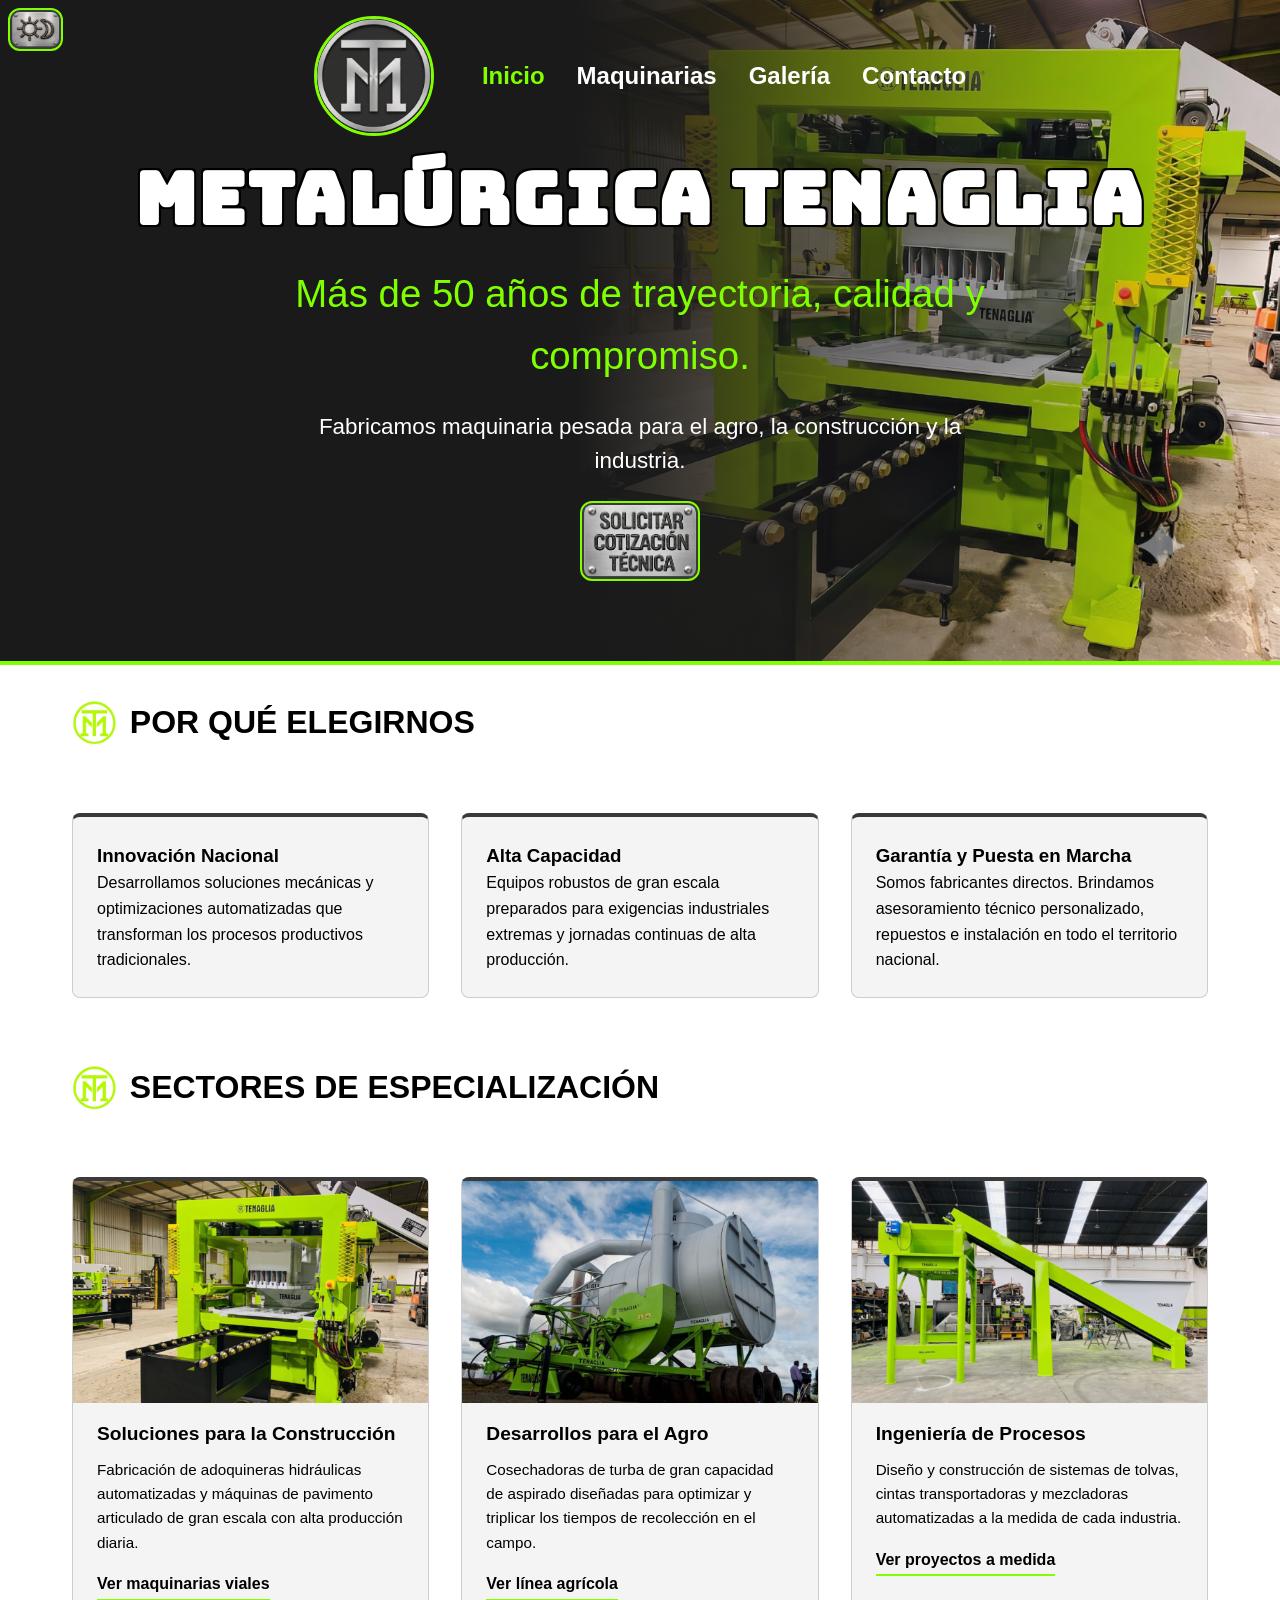
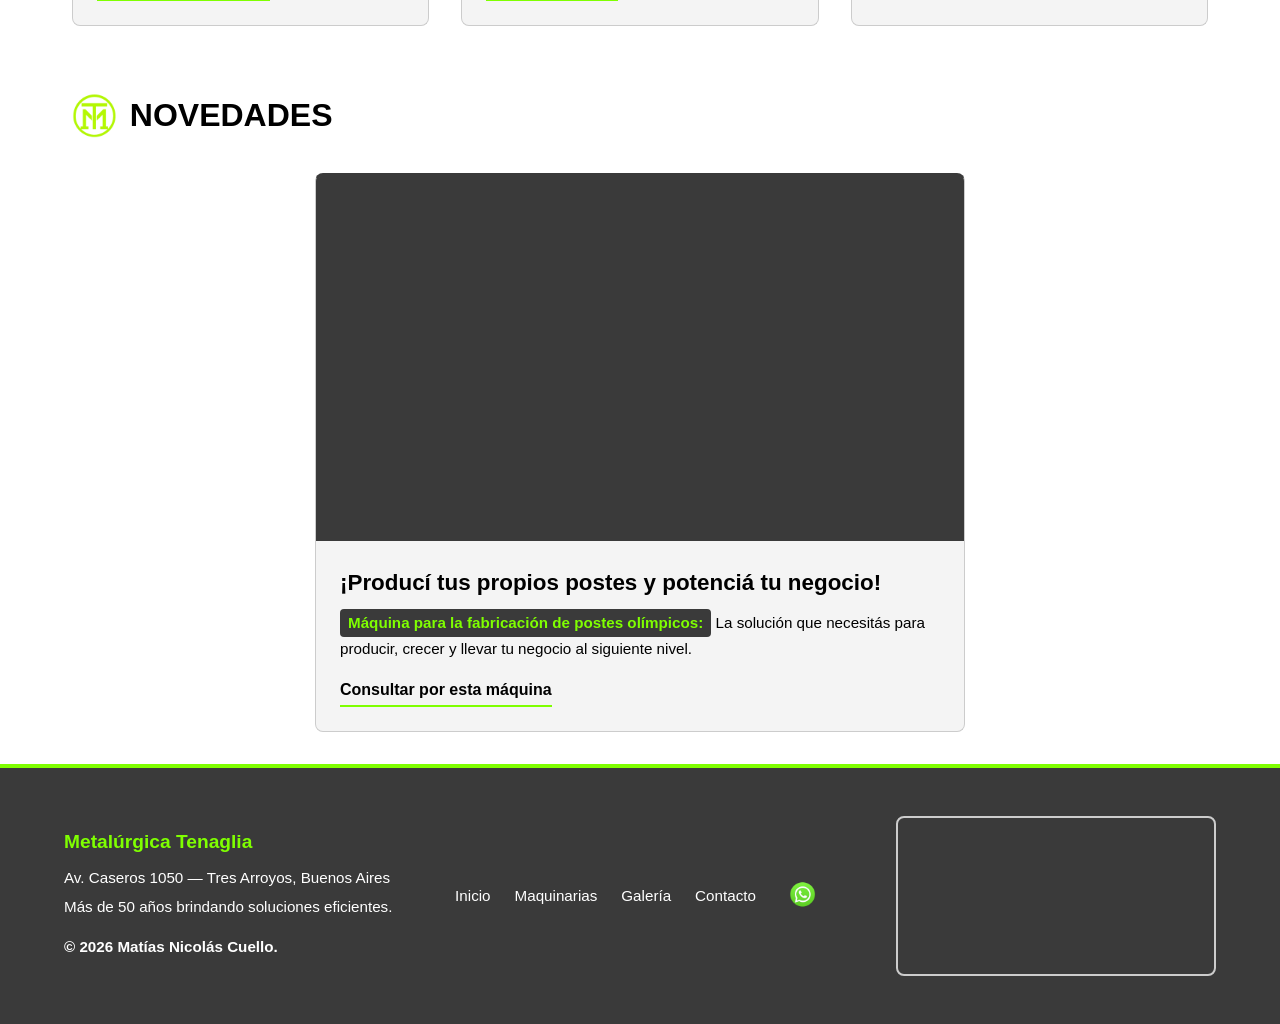
<file: index.html>
<!DOCTYPE html>
<html lang="es">
<head>

    <!-- Codificación que permite utilizar caracteres especiales -->
    <meta charset="utf-8">

    <!-- Configuración de visualización adaptable para dispositivos móviles -->
    <meta name="viewport" content="width=device-width, initial-scale=1.0">

    <!-- Título que aparece en la pestaña del navegador -->
    <title>Metalúrgica Tenaglia | Maquinaria Industrial y Pesada</title>

    <!-- Resumen del contenido que los buscadores mostrarán en sus resultados -->
    <meta name="description" content="Más de 50 años fabricando maquinarias eficientes para la construcción, el agro y la industria en Argentina. Fabricantes directos de adoquineras automáticas y cosechadoras.">

    <!-- Palabras clave relacionadas con la temática del sitio -->
    <meta name="keywords" content="Metalúrgica Tenaglia, Metalúrgica en tres arroyos, Maquinaria Industrial, Adoquineras Hidráulicas, Bloqueras, Cosechadoras de Turba, Maquinaria Pesada, Automatización Industrial, Agro, Construcción, Tres Arroyos, Argentina">

    <!-- Autor del documento -->
    <meta name="author" content="Matías Cuello">

    <!-- Indica a los rastreadores si deben indexar la página y seguir los enlaces -->
    <meta name="robots" content="index, follow">

    <!-- Importamos estilos de letra --> 
    <link rel="preconnect" href="https://fonts.googleapis.com">
    <link rel="preconnect" href="https://fonts.gstatic.com" crossorigin>
    <link href="https://fonts.googleapis.com/css2?family=Bungee&display=swap" rel="stylesheet">

    <!-- Vinculación de la hoja de estilos externa -->
    <link rel="stylesheet" href="css/estilos5.css">

    <!-- Logo en Google -->
    <link rel="icon" type="image/png" href="img/LogoVerdeFluor.png">

    <!-- Previsualizaciones en buscadores y redes sociales (WhatsApp, Facebook, LinkedIn) -->
    <meta property="og:title" content="Metalúrgica Tenaglia | Maquinaria Industrial y Pesada">
    <meta property="og:description" content="Más de 50 años fabricando maquinarias eficientes para la construcción, el agro y la industria en Argentina.">
    <meta property="og:image" content="https://metalurgicatenaglia.ar/img/LogoGrandeMTF.jpg">
    <meta property="og:url" content="https://metalurgicatenaglia.ar/">
    <meta property="og:type" content="website">

    <!-- Vinculación del archivo JavaScript encargado de la interacción del sitio -->
    <script src="js/script.js" defer></script>

</head>

<body class="layout-macro" id="inicio">

    <!-- Cabecera principal del sitio -->
    <header class="cabecera" id="cabecera-principal">

        <!-- Logotipo que permite regresar al inicio del sitio -->
        <a href="index.html#inicio" class="marca">
            <img src="img/LogoGrandeMTF.jpg" alt="Logo Metalúrgica Tenaglia" class="logo-img">
        </a>

        <!-- Menú principal de navegación -->
        <nav class="navegacion-principal" aria-label="Navegación principal">
            <ul>
                <li><a href="index.html#inicio" class="activo">Inicio</a></li>
                <li><a href="maquinarias.html">Maquinarias</a></li>
                <li><a href="galeria.html">Galería</a></li>
                <li><a href="contacto.html">Contacto</a></li>
            </ul>
        </nav>

        <!-- Botón destinado al cambio entre modo claro y oscuro -->
        <button class="boton-tema" onclick="cambiarTema()" title="Cambiar Día/Noche">
            <img src="img/boton1Os.png" alt="Modo Día/Noche">
        </button>

    </header>

    <!-- Banner principal de presentación de la empresa -->
    <section class="banner-hero" id="banner-principal">

        <!-- Nombre comercial de la empresa -->
        <h1 class="titulo-principal">METALÚRGICA TENAGLIA</h1>

        <!-- Mensaje destacado que resume la trayectoria de la empresa -->
        <h2 class="subtitulo-hero">Más de 50 años de trayectoria, calidad y compromiso.</h2>

        <!-- Descripción principal de la actividad de la empresa -->
        <p>Fabricamos maquinaria pesada para el agro, la construcción y la industria.</p>

        <!-- Botón que dispara la ventana modal -->
        <button id="btn-abrir-presupuesto" class="boton-metalico" aria-label="Solicitar Cotización Técnica">
            <img src="img/BSolOs.png" alt="Botón Solicitar Cotización">
        </button>

    </section>

    <!-- Contenido principal de la página -->
    <main class="contenido-home">

        <!-- Sección que presenta los principales pilares de la empresa -->
        <section class="propuesta-valor" aria-labelledby="titulo-propuesta">
            <header class="encabezado-grilla">
                <figure class="viñeta-logo">
                    <img src="img/LogoVerdeFluor.png" alt="Símbolo Tenaglia">
                </figure>
                <h2 class="titulo-seccion" id="titulo-propuesta">Por qué elegirnos</h2>
            </header>

            <article class="pilar-card" id="pilar-1">
                <h3>Innovación Nacional</h3>
                <p>Desarrollamos soluciones mecánicas y optimizaciones automatizadas que transforman los procesos productivos tradicionales.</p>
            </article>

            <article class="pilar-card" id="pilar-2">
                <h3>Alta Capacidad</h3>
                <p>Equipos robustos de gran escala preparados para exigencias industriales extremas y jornadas continuas de alta producción.</p>
            </article>

            <article class="pilar-card" id="pilar-3">
                <h3>Garantía y Puesta en Marcha</h3>
                <p>Somos fabricantes directos. Brindamos asesoramiento técnico personalizado, repuestos e instalación en todo el territorio nacional.</p>
            </article>
        </section>
        
        <!-- Sección que agrupa las principales áreas de especialización de la empresa -->
        <section class="sectores-industriales" aria-labelledby="titulo-sectores">
            <header class="encabezado-grilla">
                <figure class="viñeta-logo">
                    <img src="img/LogoVerdeFluor.png" alt="Símbolo Tenaglia">
                </figure>
                <h2 class="titulo-seccion" id="titulo-sectores">Sectores de Especialización</h2>
            </header>

            <article class="tarjeta-sector" id="sector-1">
                <figure>
                    <img src="img/Bloquera.jpg" alt="Línea de producción de bloqueras hidráulicas automatizadas Tenaglia" class="imagen-adaptable">
                </figure>
                <h3>Soluciones para la Construcción</h3>
                <p>Fabricación de adoquineras hidráulicas automatizadas y máquinas de pavimento articulado de gran escala con alta producción diaria.</p>
                <a href="maquinarias.html#construccion" class="enlace-tarjeta">Ver maquinarias viales</a>
            </article>

            <article class="tarjeta-sector" id="sector-2">
                <figure>
                    <img src="img/Cosechadora.jpg" alt="Cosechadora de turba autopropulsada de gran capacidad" class="imagen-adaptable">
                </figure>
                <h3>Desarrollos para el Agro</h3>
                <p>Cosechadoras de turba de gran capacidad de aspirado diseñadas para optimizar y triplicar los tiempos de recolección en el campo.</p>
                <a href="maquinarias.html#agro" class="enlace-tarjeta">Ver línea agrícola</a>
            </article>

            <article class="tarjeta-sector" id="sector-3">
                <figure>
                    <img src="img/Automatización.jpg" alt="Desgarradora de bolsas para planta de reciclado" class="imagen-adaptable">
                </figure>
                <h3>Ingeniería de Procesos</h3>
                <p>Diseño y construcción de sistemas de tolvas, cintas transportadoras y mezcladoras automatizadas a la medida de cada industria.</p>
                <a href="maquinarias.html#procesos" class="enlace-tarjeta">Ver proyectos a medida</a>
            </article>
        </section>

        <!-- Novedades / Video -->
        <section class="seccion-novedades" aria-labelledby="titulo-novedades">
            <header class="encabezado-grilla">
                <figure class="viñeta-logo">
                    <img src="img/LogoVerdeFluor.png" alt="Símbolo Tenaglia">
                </figure>
                <h2 class="titulo-seccion" id="titulo-novedades">Novedades</h2>
            </header>

            <article class="tarjeta-sector tarjeta-novedad">
                <figure class="contenedor-video">
                    <iframe 
                        src="https://www.youtube.com/embed/gDF_fdhZkAQ" 
                        title="Máquina para la fabricación de postes olímpicos" 
                        allow="accelerometer; autoplay; clipboard-write; encrypted-media; gyroscope; picture-in-picture" 
                        allowfullscreen>
                    </iframe>
                </figure>
                <h3>¡Producí tus propios postes y potenciá tu negocio!</h3>
                <p><span class="etiqueta-maquina">Máquina para la fabricación de postes olímpicos:</span> La solución que necesitás para producir, crecer y llevar tu negocio al siguiente nivel.</p>
                <a href="https://wa.me/5492983415875?text=Hola,%20quisiera%20consultar%20por%20la%20máquina%20de%20postes%20olímpicos." target="_blank" rel="noopener noreferrer" class="enlace-tarjeta">Consultar por esta máquina</a>
            </article>
        </section>

    </main>

    <!-- Pie de página del sitio (Con mapa integrado y sin etiquetas W3C) -->
    <footer class="pie-pagina" id="pie-principal">

        <!-- Columna 1: Información institucional -->
        <section class="info-empresa">
            <h3>Metalúrgica Tenaglia</h3>
            <p>Av. Caseros 1050 — Tres Arroyos, Buenos Aires</p>
            <p>Más de 50 años brindando soluciones eficientes.</p>
            <p class="firma-autor">&copy; 2026 Matías Nicolás Cuello.</p>
        </section>

        <!-- Columna 2: Navegación -->
        <nav class="navegacion-secundaria" aria-label="Navegación del pie de página">
            <ul>
                <li><a href="index.html#inicio">Inicio</a></li>
                <li><a href="maquinarias.html">Maquinarias</a></li>
                <li><a href="galeria.html">Galería</a></li>
                <li><a href="contacto.html">Contacto</a></li>
                <li>
                    <a href="https://wa.me/5492983415875" class="icono-wa-menu" target="_blank" rel="noopener noreferrer" title="Consultar por WhatsApp">
                        <img src="img/wsp-logo2.png" alt="WhatsApp">
                    </a>
                </li>
            </ul>
        </nav>

        <!-- Columna 3: Mapa -->
        <section class="mapa-footer" aria-label="Ubicación en el mapa">
            <iframe 
                src="https://maps.google.com/maps?q=-38.376783, -60.295919&t=&z=17&ie=UTF8&iwloc=&output=embed" 
                style="border:0;" 
                allowfullscreen="" 
                referrerpolicy="no-referrer-when-downgrade" 
                title="Ubicación de Metalúrgica Tenaglia">
            </iframe>
        </section>

    </footer>
    
    <!-- Ventana Emergente (Modal) de Opciones de Contacto -->
    <div id="modal-presupuesto" class="modal-pantalla">
        <div class="modal-tarjeta">
            <button id="btn-cerrar-presupuesto" class="modal-cerrar" aria-label="Cerrar ventana">&times;</button>
            
            <h3 class="modal-titulo">¿Cómo preferís comunicarte?</h3>
            <p class="modal-descripcion">Elegí la opción que mejor se adapte a tu necesidad:</p>
            
            <div class="modal-opciones">
                <!-- Opción 1: Contacto Rápido (Lleva al chat directo) -->
                <a href="https://wa.me/5492983415875?text=¡Hola!%20Me%20comunico%20para%20hacer%20una%20consulta." 
                   class="opcion-enlace whatsapp" 
                   target="_blank" 
                   rel="noopener noreferrer">
                    <span>Contacto Rápido (Chat Directo)</span>
                </a>
                
                <!-- Opción 2: Formulario Detallado -->
                <a href="contacto.html" class="opcion-enlace wsp">
                    <span>Cotización Detallada (Formulario)</span>
                </a>
            </div>
        </div>
    </div>

    <script src="js/modal.js"></script>

</body>
</html>
</file>
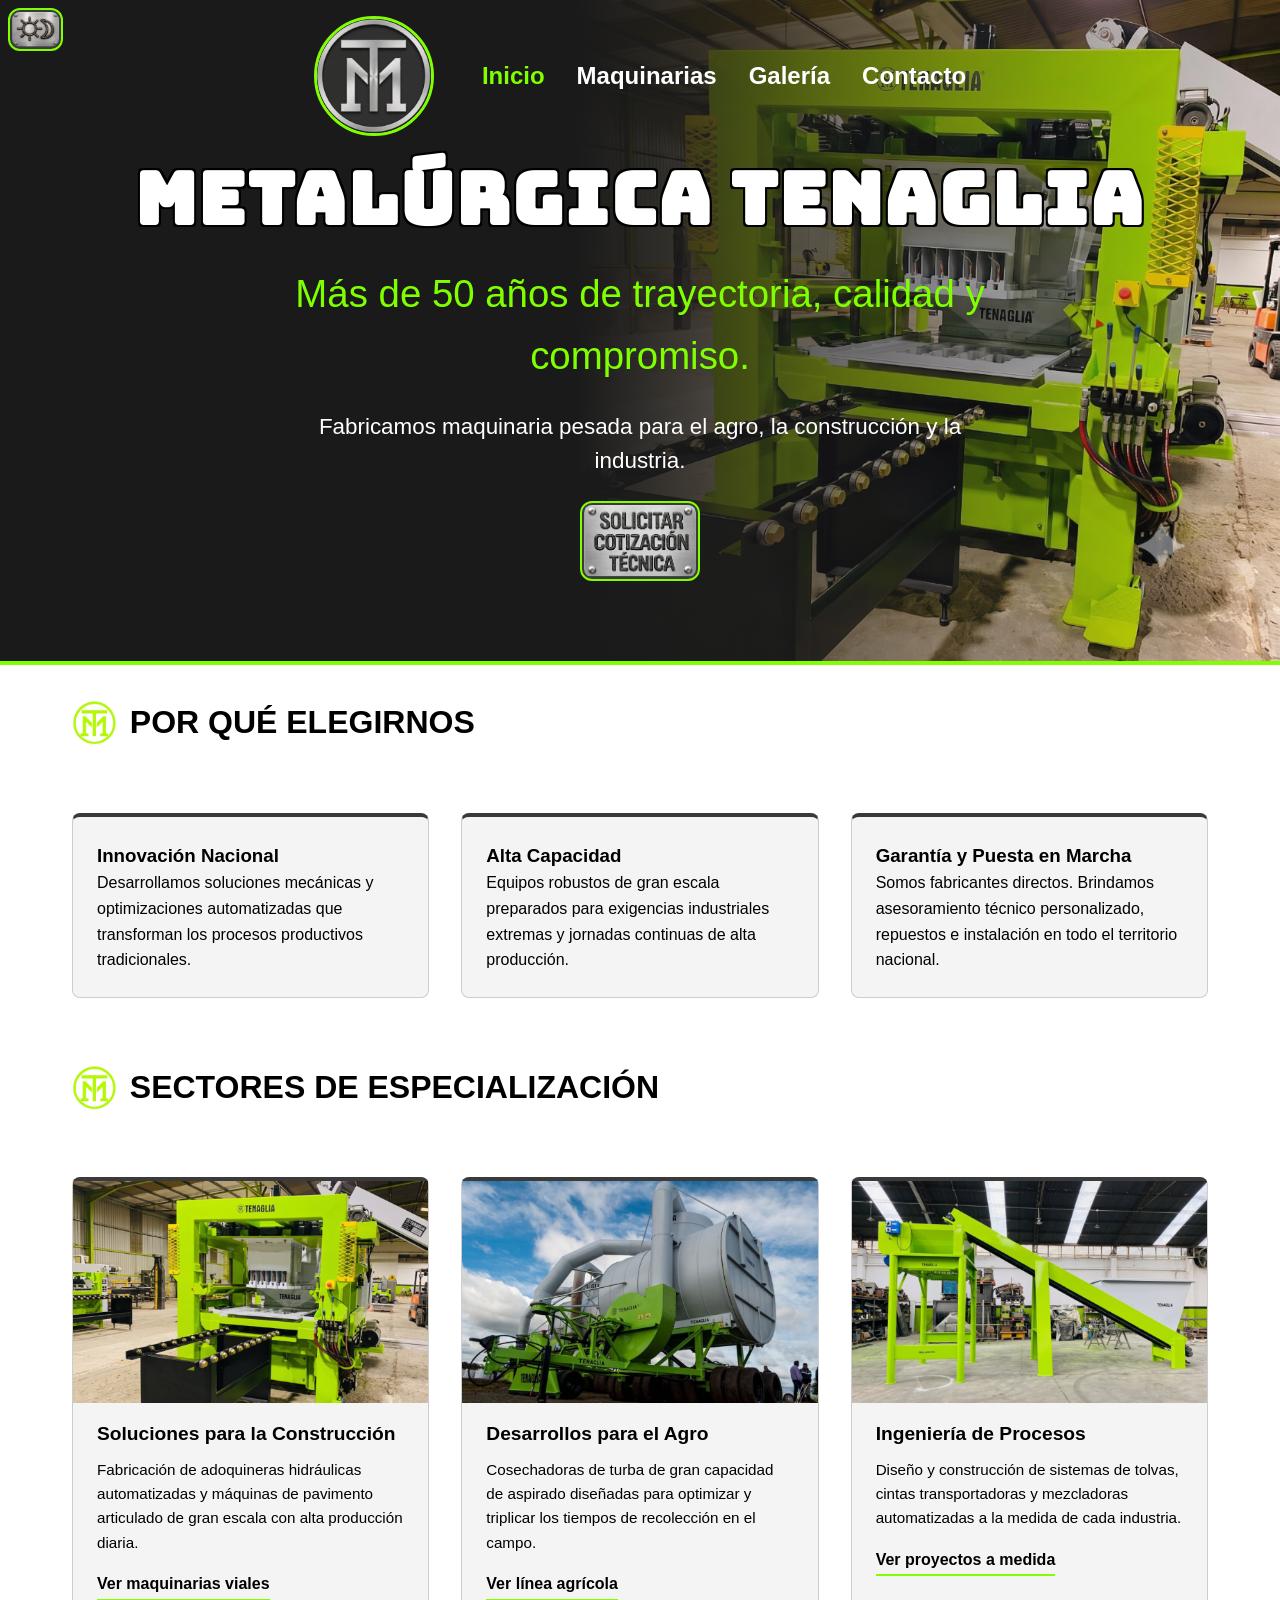
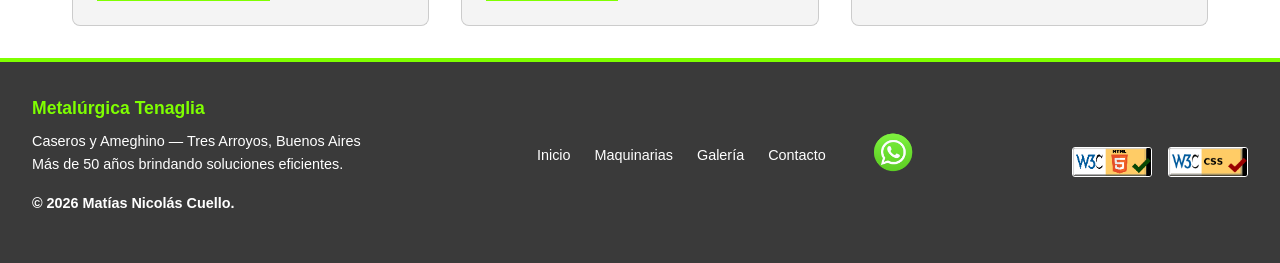
<file: V2/index.html>
<!DOCTYPE html>
<html lang="es">
<head>

    <!-- Codificación que permite utilizar caracteres especiales -->
    <meta charset="utf-8">

    <!-- Configuración de visualización adaptable para dispositivos móviles -->
    <meta name="viewport" content="width=device-width, initial-scale=1.0">

    <!-- Título que aparece en la pestaña del navegador -->
    <title>Metalúrgica Tenaglia | Maquinaria Industrial y Pesada</title>

    <!-- Resumen del contenido que los buscadores mostrarán en sus resultados -->
    <meta name="description" content="Más de 50 años fabricando maquinarias eficientes para la construcción, el agro y la industria en Argentina. Fabricantes directos de adoquineras automáticas y cosechadoras.">

    <!-- Palabras clave relacionadas con la temática del sitio -->
    <meta name="keywords" content="Metalúrgica Tenaglia, Maquinaria Industrial, Adoquineras Hidráulicas, Bloqueras, Cosechadoras de Turba, Maquinaria Pesada, Automatización Industrial, Agro, Construcción, Tres Arroyos, Argentina">

    <!-- Autor del documento -->
    <meta name="author" content="Matías Cuello">

    <!-- Indica a los rastreadores si deben indexar la página y seguir los enlaces -->
    <meta name="robots" content="index, follow">

    <!-- Importamos estilos de letra --> 
    <link rel="preconnect" href="https://fonts.googleapis.com">
    <link rel="preconnect" href="https://fonts.gstatic.com" crossorigin>
    <link href="https://fonts.googleapis.com/css2?family=Bungee&display=swap" rel="stylesheet">

    <!-- Vinculación de la hoja de estilos externa -->
    <link rel="stylesheet" href="css/estilos5.css">

    <!-- Vinculación del archivo JavaScript encargado de la interacción del sitio -->
    <script src="js/script.js" defer></script>

</head>

<body class="layout-macro" id="inicio">

    <!-- Cabecera principal del sitio -->
    <header class="cabecera" id="cabecera-principal">

        <!-- Logotipo que permite regresar al inicio del sitio -->
        <a href="index.html#inicio" class="marca">
            <img src="img/LogoGrandeMTF.jpg" alt="Logo Metalúrgica Tenaglia" class="logo-img">
        </a>

        <!-- Menú principal de navegación -->
        <nav class="navegacion-principal" aria-label="Navegación principal">

            <!-- Lista de accesos a las principales secciones del sitio -->
            <ul>
                <li><a href="index.html#inicio" class="activo">Inicio</a></li>
                <li><a href="maquinarias.html">Maquinarias</a></li>
                <li><a href="galeria.html">Galería</a></li>
                <li><a href="contacto.html">Contacto</a></li>
            </ul>

        </nav>

        <!-- Botón destinado al cambio entre modo claro y oscuro -->
        <button class="boton-tema" onclick="cambiarTema()" title="Cambiar Día/Noche">
            <img src="img/boton1Os.png" alt="Modo Día/Noche">
        </button>

    </header>

    <!-- Banner principal de presentación de la empresa -->
    <section class="banner-hero" id="banner-principal">

        <!-- Nombre comercial de la empresa -->
        <h1 class="titulo-principal">METALÚRGICA TENAGLIA</h1>

        <!-- Mensaje destacado que resume la trayectoria de la empresa -->
        <h2 class="subtitulo-hero">Más de 50 años de trayectoria, calidad y compromiso.</h2>

        <!-- Descripción principal de la actividad de la empresa -->
        <p>Fabricamos maquinaria pesada para el agro, la construcción y la industria.</p>

        <!-- Botón que dispara la ventana modal -->
        <button id="btn-abrir-presupuesto" class="boton-metalico" aria-label="Solicitar Cotización Técnica">
            <img src="img/BSolOs.png" alt="Botón Solicitar Cotización">
        </button>

    </section>

    <!-- Contenido principal de la página -->
    <main class="contenido-home">

        <!-- Sección que presenta los principales pilares de la empresa -->
        <section class="propuesta-valor" aria-labelledby="titulo-propuesta">

            <!-- Encabezado de la sección con el logotipo institucional y el título -->
            <header class="encabezado-grilla">

                <!-- Isotipo decorativo de la empresa -->
                <figure class="viñeta-logo">
                    <img src="img/LogoVerdeFluor.png" alt="Símbolo Tenaglia">
                </figure>

                <!-- Título de la sección -->
                <h2 class="titulo-seccion" id="titulo-propuesta">Por qué elegirnos</h2>

            </header>

            <!-- Tarjeta correspondiente al primer pilar empresarial -->
            <article class="pilar-card" id="pilar-1">
                <h3>Innovación Nacional</h3>
                <p>Desarrollamos soluciones mecánicas y optimizaciones automatizadas que transforman los procesos productivos tradicionales.</p>
            </article>

            <!-- Tarjeta correspondiente al segundo pilar empresarial -->
            <article class="pilar-card" id="pilar-2">
                <h3>Alta Capacidad</h3>
                <p>Equipos robustos de gran escala preparados para exigencias industriales extremas y jornadas continuas de alta producción.</p>
            </article>

            <!-- Tarjeta correspondiente al tercer pilar empresarial -->
            <article class="pilar-card" id="pilar-3">
                <h3>Garantía y Puesta en Marcha</h3>
                <p>Somos fabricantes directos. Brindamos asesoramiento técnico personalizado, repuestos e instalación en todo el territorio nacional.</p>
            </article>

        </section>
        
        <!-- Sección que agrupa las principales áreas de especialización de la empresa -->
        <section class="sectores-industriales" aria-labelledby="titulo-sectores">

            <!-- Encabezado de la sección con el logotipo institucional y el título -->
            <header class="encabezado-grilla">

                <!-- Isotipo decorativo de la empresa -->
                <figure class="viñeta-logo">
                    <img src="img/LogoVerdeFluor.png" alt="Símbolo Tenaglia">
                </figure>

                <!-- Título de la sección -->
                <h2 class="titulo-seccion" id="titulo-sectores">Sectores de Especialización</h2>

            </header>

            <!-- Tarjeta correspondiente al sector de la construcción -->
            <article class="tarjeta-sector" id="sector-1">

                <!-- Imagen representativa de la maquinaria para la construcción -->
                <figure>
                    <img src="img/Bloquera.jpg" alt="Línea de producción de bloqueras hidráulicas automatizadas Tenaglia" class="imagen-adaptable">
                </figure>

                <h3>Soluciones para la Construcción</h3>
                <p>Fabricación de adoquineras hidráulicas automatizadas y máquinas de pavimento articulado de gran escala con alta producción diaria.</p>
                <a href="maquinarias.html#construccion" class="enlace-tarjeta">Ver maquinarias viales</a>
            </article>

            <!-- Tarjeta correspondiente al sector agropecuario -->
            <article class="tarjeta-sector" id="sector-2">

                <!-- Imagen representativa de maquinaria agrícola -->
                <figure>
                    <img src="img/Cosechadora.jpg" alt="Cosechadora de turba autopropulsada de gran capacidad" class="imagen-adaptable">
                </figure>

                <h3>Desarrollos para el Agro</h3>
                <p>Cosechadoras de turba de gran capacidad de aspirado diseñadas para optimizar y triplicar los tiempos de recolección en el campo.</p>
                <a href="maquinarias.html#agro" class="enlace-tarjeta">Ver línea agrícola</a>
            </article>

            <!-- Tarjeta correspondiente al sector de ingeniería de procesos -->
            <article class="tarjeta-sector" id="sector-3">

                <!-- Imagen representativa de un sistema automatizado para procesos industriales -->
                <figure>
                    <img src="img/Automatización.jpg" alt="Desgarradora de bolsas para planta de reciclado" class="imagen-adaptable">
                </figure>

                <h3>Ingeniería de Procesos</h3>
                <p>Diseño y construcción de sistemas de tolvas, cintas transportadoras y mezcladoras automatizadas a la medida de cada industria.</p>
                <a href="maquinarias.html#procesos" class="enlace-tarjeta">Ver proyectos a medida</a>
            </article>

        </section>

    </main>

    <!-- Pie de página del sitio -->
    <footer class="pie-pagina" id="pie-principal">

        <!-- Información institucional de la empresa -->
        <section class="info-empresa">
            <h3>Metalúrgica Tenaglia</h3>
            <p>Caseros y Ameghino — Tres Arroyos, Buenos Aires</p>
            <p>Más de 50 años brindando soluciones eficientes.</p>
            <p class="firma-autor">&copy; 2026 Matías Nicolás Cuello.</p>
        </section>

        <!-- Menú secundario de navegación -->
        <nav class="navegacion-secundaria" aria-label="Navegación del pie de página">

            <!-- Lista de accesos rápidos del pie de página -->
            <ul>
                <li><a href="index.html#inicio">Inicio</a></li>
                <li><a href="maquinarias.html">Maquinarias</a></li>
                <li><a href="galeria.html">Galería</a></li>
                <li><a href="contacto.html">Contacto</a></li>

                <!-- Ícono de WhatsApp alineado al menú -->
                <li>
                    <a href="https://wa.me/5492983415875" class="icono-wa-menu" target="_blank" rel="noopener noreferrer" title="Consultar por WhatsApp">
                        <img src="img/wsp-logo2.png" alt="WhatsApp">
                    </a>
                </li>

            </ul>

        </nav>

        <!-- Indicadores visuales de validación del código -->
        <div class="certificaciones-w3c">
            <img src="img/HTML5_Valido.jpg" alt="Certificación W3C HTML5 Válido" class="badge-w3c">
            <img src="img/CSS_Valido.jpg" alt="Certificación W3C CSS3 Válido" class="badge-w3c">
        </div>

    </footer>
    
    <!-- Ventana Emergente (Modal) de Opciones de Contacto -->
    <div id="modal-presupuesto" class="modal-pantalla">
        <div class="modal-tarjeta">
            <button id="btn-cerrar-presupuesto" class="modal-cerrar" aria-label="Cerrar ventana">&times;</button>
            
            <h3 class="modal-titulo">¿Cómo preferís comunicarte?</h3>
            <p class="modal-descripcion">Elegí la opción que mejor se adapte a tu necesidad:</p>
            
            <div class="modal-opciones">
                <!-- Opción 1: Contacto Rápido (Lleva al chat directo) -->
                <a href="https://wa.me/5492983415875?text=¡Hola!%20Me%20comunico%20para%20hacer%20una%20consulta." 
                   class="opcion-enlace whatsapp" 
                   target="_blank" 
                   rel="noopener noreferrer">
                    <span>Contacto Rápido (Chat Directo)</span>
                </a>
                
                <!-- Opción 2: Formulario Detallado -->
                <a href="contacto.html" class="opcion-enlace wsp">
                    <span>Cotización Detallada (Formulario)</span>
                </a>
            </div>
        </div>
    </div>

    <script src="js/modal.js"></script>

</body>
</html>
</file>
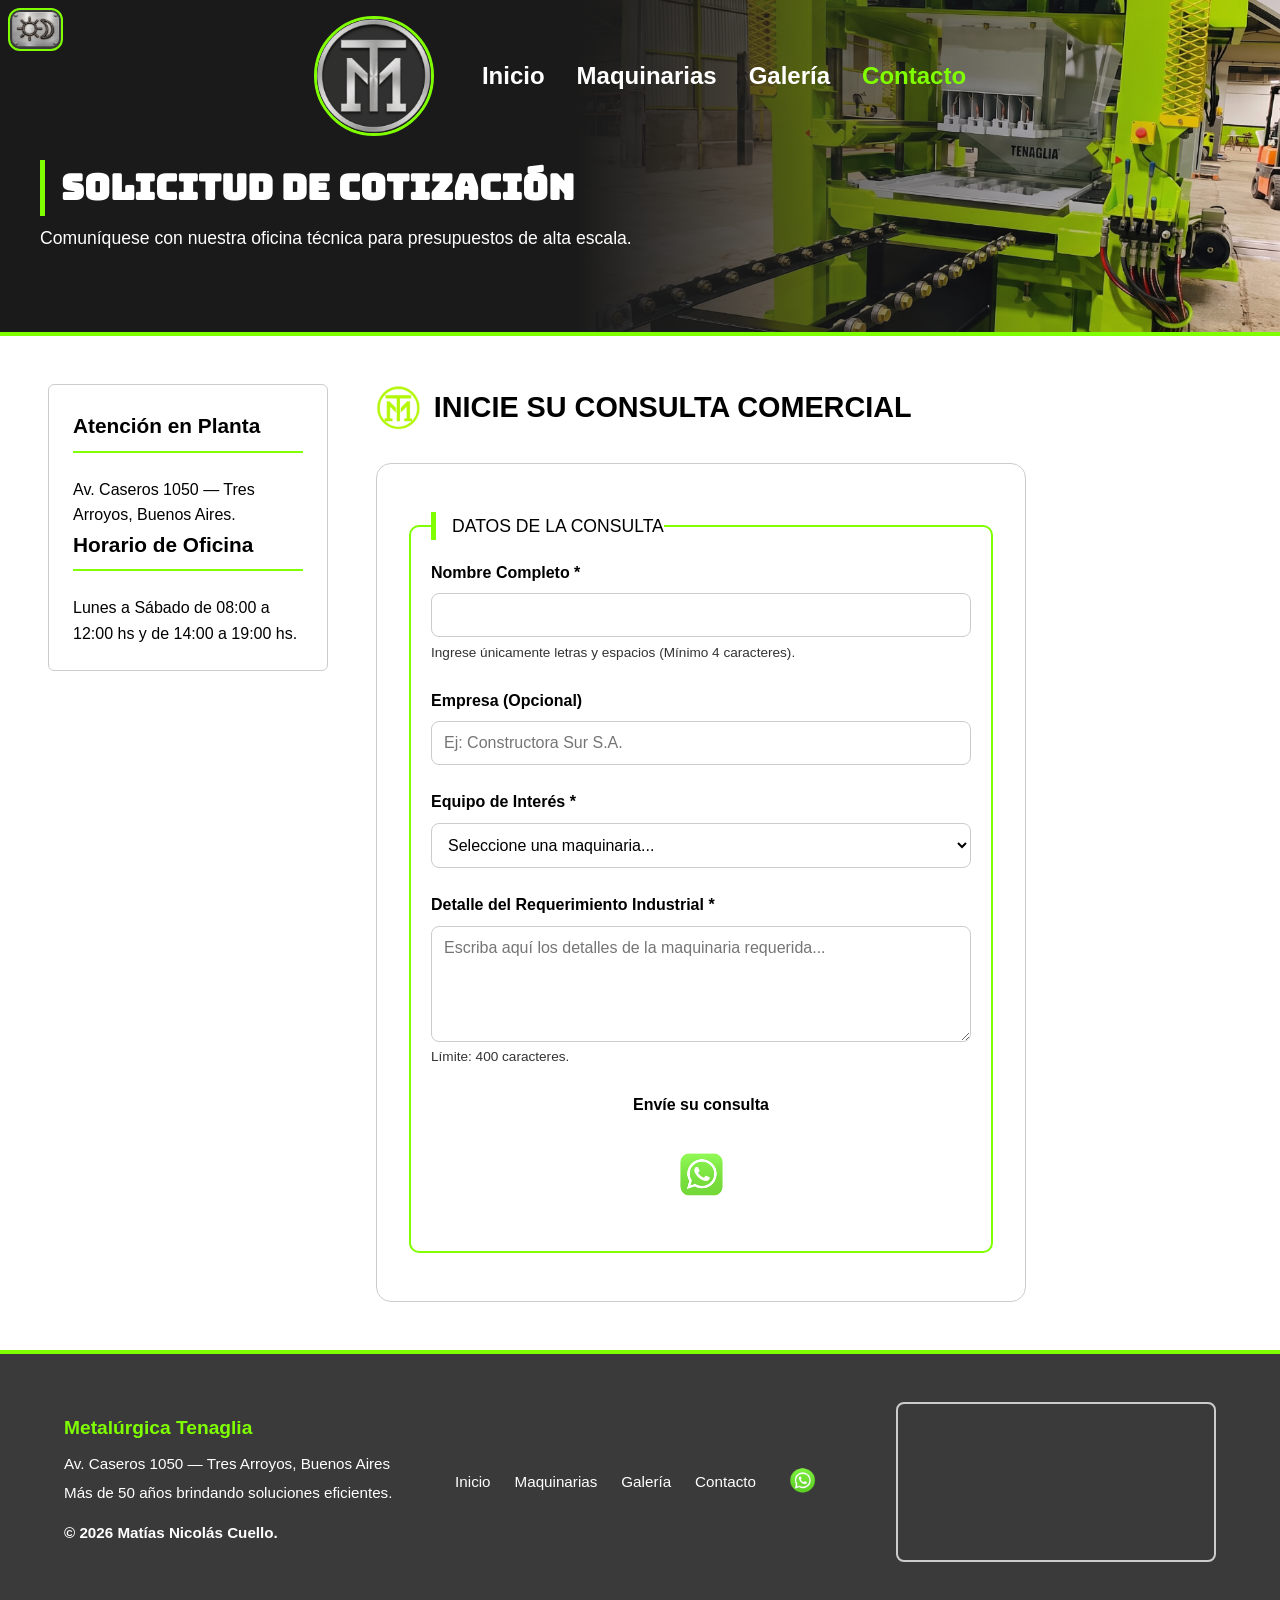
<file: contacto.html>
<!DOCTYPE html>
<html lang="es">
<head>

    <!-- Codificación de caracteres que permite utilizar caracteres especiales -->
    <meta charset="utf-8">

    <!-- Configuración de visualización adaptable para dispositivos móviles -->
    <meta name="viewport" content="width=device-width, initial-scale=1.0">

    <!-- Título que aparece en la pestaña del navegador -->
    <title>Contacto Técnico | Metalúrgica Tenaglia</title>

    <!-- Resumen del contenido que los buscadores mostrarán en sus resultados -->
    <meta name="description" content="Solicite su cotización técnica para bloqueras hidráulicas y maquinaria pesada a medida. Formulario accesible de atención directa.">

    <!-- Palabras clave relacionadas con la temática del sitio -->
    <meta name="keywords" content="Metalúrgica Tenaglia, Maquinaria Industrial, Adoquineras Hidráulicas, Bloqueras, Cosechadoras de Turba, Maquinaria Pesada, Automatización Industrial, Agro, Construcción, Tres Arroyos, Argentina">

    <!-- Autor del documento -->
    <meta name="author" content="Matías Cuello">

    <!-- Indica a los rastreadores si deben indexar la página y seguir los enlaces -->
    <meta name="robots" content="index, follow">

    <!-- Importamos estilos de letra --> 
    <link rel="preconnect" href="https://fonts.googleapis.com">
    <link rel="preconnect" href="https://fonts.gstatic.com" crossorigin>
    <link href="https://fonts.googleapis.com/css2?family=Bungee&display=swap" rel="stylesheet">

    <!-- Vinculación de la hoja de estilos externa -->
    <link rel="stylesheet" href="css/estilos5.css">
    
    <!-- Logo en Google -->
    <link rel="icon" type="image/png" href="img/LogoVerdeFluor.png">

    <!-- Previsualizaciones en buscadores y redes sociales (WhatsApp, Facebook, LinkedIn) -->
    <meta property="og:title" content="Contacto Técnico | Metalúrgica Tenaglia">
    <meta property="og:description" content="Solicite su cotización técnica para bloqueras hidráulicas y maquinaria pesada a medida.">
    <meta property="og:image" content="https://metalurgicatenaglia.ar/img/LogoGrandeMTF.jpg">
    <meta property="og:url" content="https://metalurgicatenaglia.ar/contacto.html">
    <meta property="og:type" content="website">

    <!-- Vinculación del archivo JavaScript encargado de la interacción del sitio -->
    <script src="js/script.js" defer></script>

</head>

<body id="inicio">

    <!-- Cabecera principal del sitio -->
    <header class="cabecera" id="cabecera-principal">

        <!-- Logotipo que permite regresar al inicio del sitio -->
        <a href="index.html#inicio" class="marca">
            <img src="img/LogoGrandeMTF.jpg" alt="Logo de Metalúrgica Tenaglia" class="logo-img">
        </a>

        <!-- Menú principal de navegación -->
        <nav class="navegacion-principal" aria-label="Navegación principal">

            <!-- Lista de accesos a las principales secciones del sitio -->
            <ul>
                <li><a href="index.html#inicio">Inicio</a></li>
                <li><a href="maquinarias.html">Maquinarias</a></li>
                <li><a href="galeria.html">Galería</a></li>
                <li><a href="contacto.html" class="activo">Contacto</a></li>
            </ul>

        </nav>

        <!-- Botón destinado al cambio entre modo claro y oscuro -->
        <button class="boton-tema" onclick="cambiarTema()" title="Cambiar Día/Noche">
            <img src="img/boton1Os.png" alt="Modo Día/Noche">
        </button>

    </header>

    <!-- Banner principal correspondiente a la página de contacto -->
    <section class="banner-hero" id="banner-principal" aria-labelledby="tit-contacto">

        <!-- Título principal de la página -->
        <h1 class="titulo-principal"  id="tit-contacto">SOLICITUD DE COTIZACIÓN</h1>

        <!-- Descripción introductoria de la sección -->
        <p>Comuníquese con nuestra oficina técnica para presupuestos de alta escala.</p>

    </section>

    <!-- Barra lateral con información institucional -->
    <aside class="lateral-info">

        <!-- Información correspondiente a la ubicación de la empresa -->
        <h2>Atención en Planta</h2>

        <!-- Dirección de la empresa -->
        <p>Av. Caseros 1050 — Tres Arroyos, Buenos Aires.</p>

        <!-- Información correspondiente al horario de atención -->
        <h2>Horario de Oficina</h2>

        <!-- Horario de atención al público -->
        <p>Lunes a Sábado de 08:00 a 12:00 hs y de 14:00 a 19:00 hs.</p>

    </aside>

    <!-- Contenedor principal que organiza la barra lateral y el formulario de contacto -->
    <main class="contenido-principal">
   
        

        <!-- Encabezado de la sección con el isotipo institucional y el título -->
        <header class="encabezado-grilla">

            <!-- Isotipo institucional de la empresa -->
            <figure class="viñeta-logo">
                <img src="img/LogoVerdeFluor.png" alt="Símbolo Tenaglia">
            </figure>

            <!-- Título principal del formulario -->
            <h2 class="titulo-formulario">Inicie su Consulta Comercial</h2>

        </header>

        <!-- Formulario destinado al envío de consultas técnicas vía WhatsApp -->
        <form id="formulario-whatsapp" class="formulario-industrial">

            <!-- Agrupación de los datos solicitados al usuario -->
            <fieldset>

                <!-- Título del grupo de campos -->
                <legend>Datos de la Consulta</legend>

                <!-- Campo destinado al ingreso del nombre completo -->
                <div class="campo-formulario">
                    <label for="wa-nombre">Nombre Completo *</label>
                    <input type="text" id="wa-nombre" name="nombre" required minlength="4" pattern="[A-Za-zÁÉÍÓÚáéíóúñÑ\s]+" aria-describedby="ayuda-nombre">
                    <span id="ayuda-nombre" class="ayuda-texto">Ingrese únicamente letras y espacios (Mínimo 4 caracteres).</span>
                </div>

                <!-- Campo destinado al ingreso de la empresa -->
                <div class="campo-formulario">
                    <label for="wa-empresa">Empresa (Opcional)</label>
                    <input type="text" id="wa-empresa" name="empresa" placeholder="Ej: Constructora Sur S.A.">
                </div>

                <!-- Campo destinado a la selección del equipo -->
                <div class="campo-formulario">
                    <label for="wa-interes">Equipo de Interés *</label>
                    <select id="wa-interes" name="interes" required>
                        <option value="" disabled selected>Seleccione una maquinaria...</option>
                        <option value="Adoquinera / Bloquera Hidráulica">Adoquinera / Bloquera Hidráulica</option>
                        <option value="Cosechadora de Turba">Cosechadora de Turba</option>
                        <option value="Sistemas de Tolvas y Cintas">Sistemas de Tolvas y Cintas</option>
                        <option value="Mezcladoras Automatizadas">Mezcladoras Automatizadas</option>
                        <option value="Moldeadora de Postes Olimpicos">Moldeadora de Postes Olímpicos</option>
                        <option value="Proyecto a Medida / Ingeniería">Proyecto a Medida / Ingeniería</option>
                        <option value="Otros">Otros</option>
                    </select>
                </div>

                <!-- Campo destinado al detalle del requerimiento industrial -->
                <div class="campo-formulario">
                    <label for="wa-mensaje">Detalle del Requerimiento Industrial *</label>
                    <textarea id="wa-mensaje" name="mensaje" rows="5" maxlength="400" required placeholder="Escriba aquí los detalles de la maquinaria requerida..."></textarea>
                    <span class="ayuda-texto">Límite: 400 caracteres.</span>
                </div>

                <!-- Campo correspondiente al envío del formulario -->
                <div class="campo-formulario campo-centrado">
                    <label>Envíe su consulta</label>
                    
                    <!-- Botón de imagen personalizado para WhatsApp -->
                    <button type="submit" class="boton-img-wa" aria-label="Enviar solicitud por WhatsApp" title="Enviar su consulta">
                        <img src="img/wsp-logo.png" alt="Botón enviar WhatsApp">
                    </button>
                </div>

            </fieldset>

        </form>

        

    </main>

    <!-- Pie de página del sitio -->
    <footer class="pie-pagina" id="pie-principal">

        <!-- Columna 1: Información institucional -->
        <section class="info-empresa">
            <h3>Metalúrgica Tenaglia</h3>
            <p>Av. Caseros 1050 — Tres Arroyos, Buenos Aires</p>
            <p>Más de 50 años brindando soluciones eficientes.</p>
            <p class="firma-autor">&copy; 2026 Matías Nicolás Cuello.</p>
        </section>

        <!-- Columna 2: Navegación -->
        <nav class="navegacion-secundaria" aria-label="Navegación del pie de página">
            <ul>
                <li><a href="index.html#inicio">Inicio</a></li>
                <li><a href="maquinarias.html">Maquinarias</a></li>
                <li><a href="galeria.html">Galería</a></li>
                <li><a href="contacto.html">Contacto</a></li>
                <li>
                    <a href="https://wa.me/5492983415875" class="icono-wa-menu" target="_blank" rel="noopener noreferrer" title="Consultar por WhatsApp">
                        <img src="img/wsp-logo2.png" alt="WhatsApp">
                    </a>
                </li>
            </ul>
        </nav>

        <!-- Columna 3: Mapa -->
        <section class="mapa-footer" aria-label="Ubicación en el mapa">
            <iframe 
                src="https://maps.google.com/maps?q=-38.376783, -60.295919&t=&z=17&ie=UTF8&iwloc=&output=embed" 
                style="border:0;" 
                allowfullscreen="" 
                referrerpolicy="no-referrer-when-downgrade" 
                title="Ubicación de Metalúrgica Tenaglia">
            </iframe>
        </section>

    </footer>

</body>
</html>
</file>
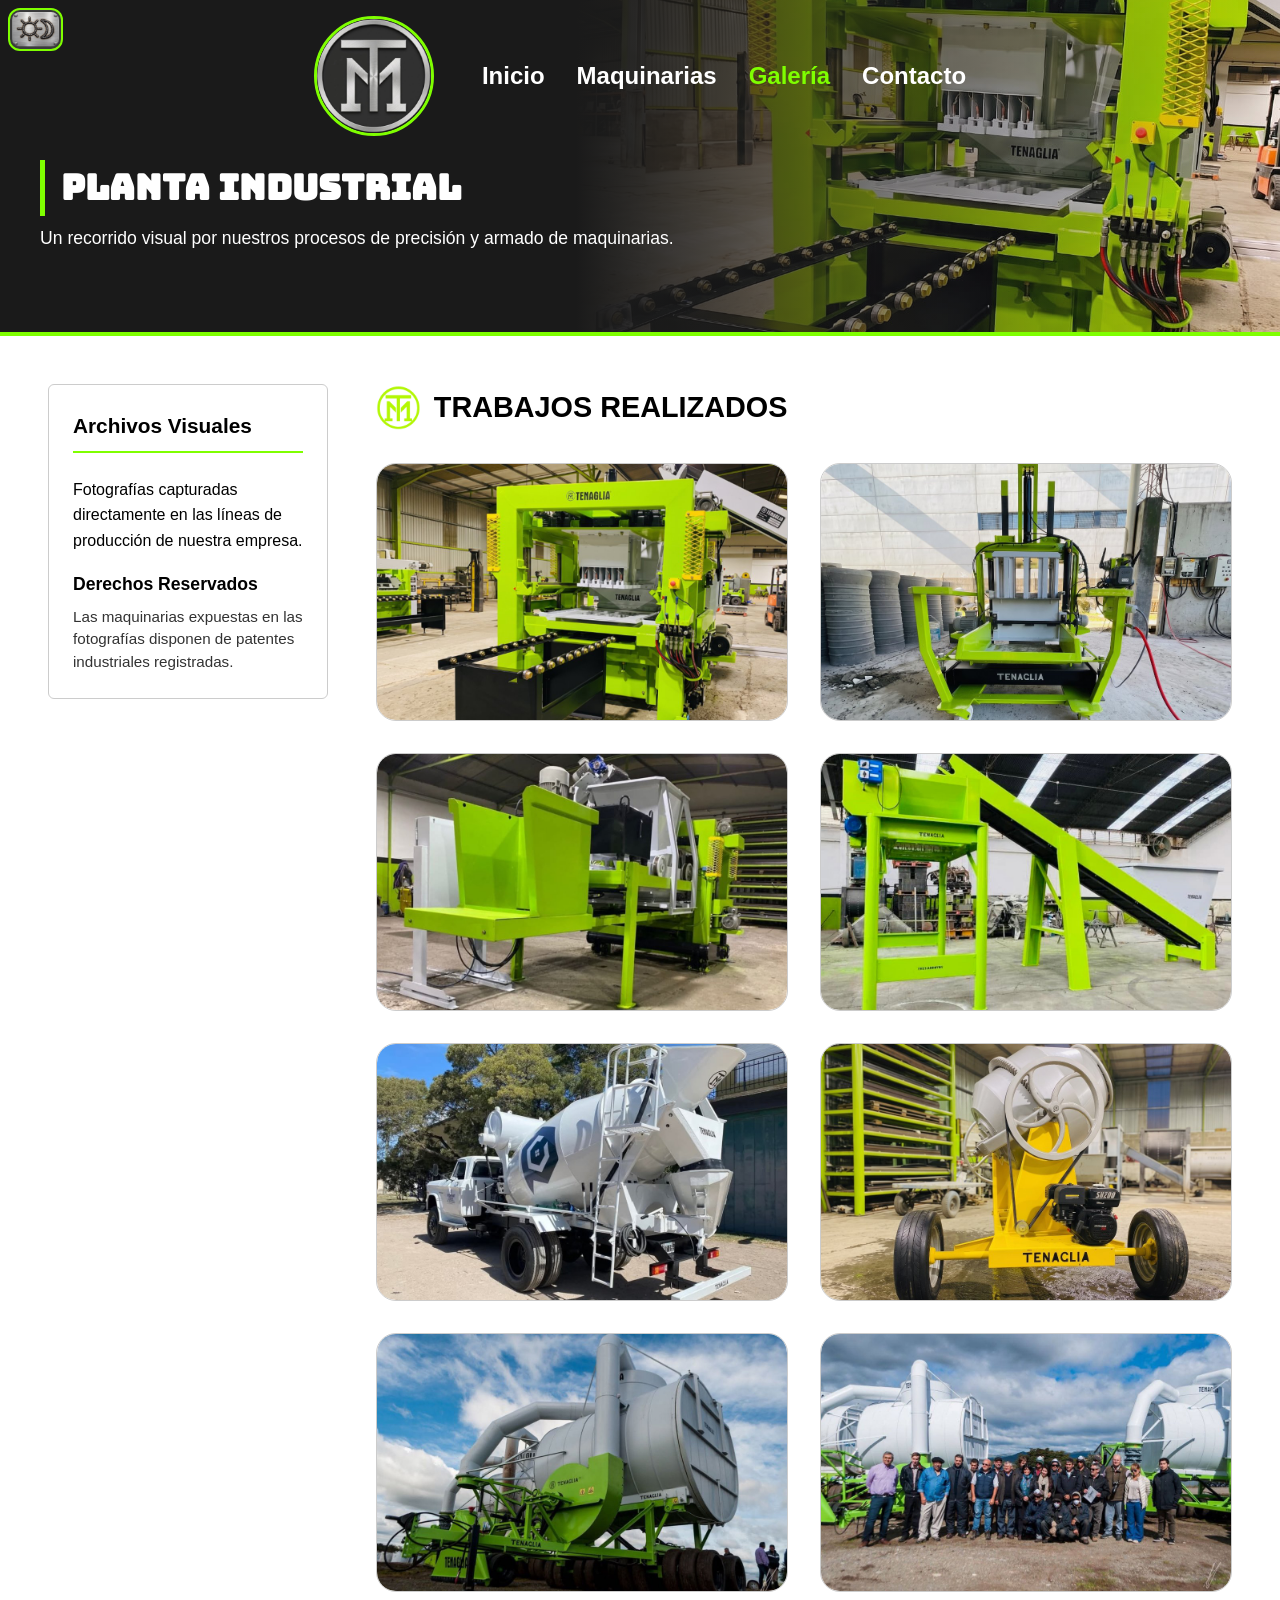
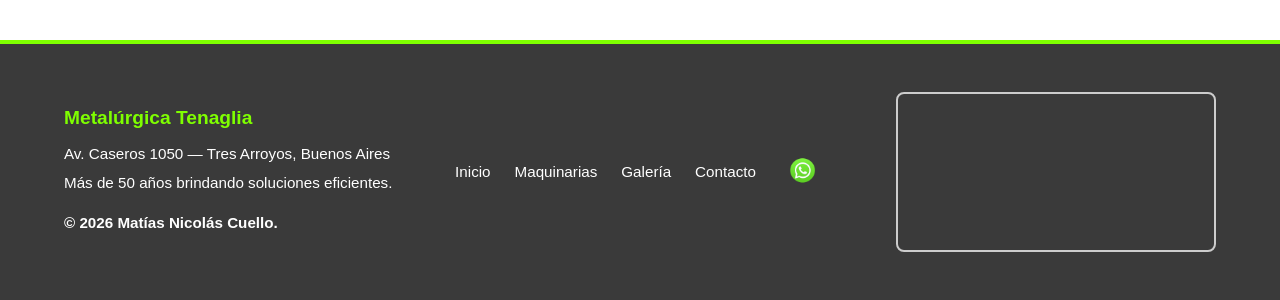
<file: galeria.html>
<!DOCTYPE html>
<html lang="es">
<head>

    <!-- Codificación de caracteres que permite utilizar caracteres especiales -->
    <meta charset="utf-8">

    <!-- Configuración de visualización adaptable para dispositivos móviles -->
    <meta name="viewport" content="width=device-width, initial-scale=1.0">

    <!-- Título que aparece en la pestaña del navegador -->
    <title>Galería | Metalúrgica Tenaglia</title>

    <!-- Resumen del contenido que los buscadores mostrarán en sus resultados -->
    <meta name="description" content="Galería fotográfica de las instalaciones, líneas de ensamblaje y maquinaria industrial pesada de Metalúrgica Tenaglia.">

    <!-- Palabras clave relacionadas con la temática del sitio -->
    <meta name="keywords" content="Metalúrgica Tenaglia, Maquinaria Industrial, Adoquineras Hidráulicas, Bloqueras, Cosechadoras de Turba, Maquinaria Pesada, Automatización Industrial, Agro, Construcción, Tres Arroyos, Argentina">

    <!-- Autor del documento -->
    <meta name="author" content="Matías Cuello">

    <!-- Indica a los rastreadores si deben indexar la página y seguir los enlaces -->
    <meta name="robots" content="index, follow">

    <!-- Importamos estilos de letra --> 
    <link rel="preconnect" href="https://fonts.googleapis.com">
    <link rel="preconnect" href="https://fonts.gstatic.com" crossorigin>
    <link href="https://fonts.googleapis.com/css2?family=Bungee&display=swap" rel="stylesheet">

    <!-- Vinculación de la hoja de estilos externa -->
    <link rel="stylesheet" href="css/estilos5.css">

    <!-- Logo en Google -->
    <link rel="icon" type="image/png" href="img/LogoVerdeFluor.png">

    <!-- Previsualizaciones en buscadores y redes sociales (WhatsApp, Facebook, LinkedIn) -->
    <meta property="og:title" content="Galería | Metalúrgica Tenaglia">
    <meta property="og:description" content="Galería fotográfica de las instalaciones y maquinaria industrial pesada de Metalúrgica Tenaglia.">
    <meta property="og:image" content="https://metalurgicatenaglia.ar/img/LogoGrandeMTF.jpg">
    <meta property="og:url" content="https://metalurgicatenaglia.ar/galeria.html">
    <meta property="og:type" content="website">

    <!-- Vinculación del archivo JavaScript encargado de la interacción del sitio -->
    <script src="js/script.js" defer></script>

</head>

<body id="inicio">

    <!-- Cabecera principal del sitio -->
    <header class="cabecera" id="cabecera-principal">

        <!-- Logotipo que permite regresar al inicio del sitio -->
        <a href="index.html#inicio" class="marca">
            <img src="img/LogoGrandeMTF.jpg" alt="Logo Metalúrgica Tenaglia" class="logo-img">
        </a>

        <!-- Menú principal de navegación -->
        <nav class="navegacion-principal" aria-label="Navegación principal">

            <!-- Lista de accesos a las principales secciones del sitio -->
            <ul>
                <li><a href="index.html#inicio">Inicio</a></li>
                <li><a href="maquinarias.html">Maquinarias</a></li>
                <li><a href="galeria.html" class="activo">Galería</a></li>
                <li><a href="contacto.html">Contacto</a></li>
            </ul>

        </nav>

        <!-- Botón destinado al cambio entre modo claro y oscuro -->
        <button class="boton-tema" onclick="cambiarTema()" title="Cambiar Día/Noche">
            <img src="img/boton1Os.png" alt="Modo Día/Noche">
        </button>

    </header>

    <!-- Banner principal correspondiente a la página de galería -->
    <section class="banner-hero" id="banner-principal" aria-labelledby="tit-galeria">

        <!-- Título principal de la página -->
        <h1 class="titulo-principal" id="tit-galeria">PLANTA INDUSTRIAL</h1>

        <!-- Descripción introductoria de la sección -->
        <p>Un recorrido visual por nuestros procesos de precisión y armado de maquinarias.</p>

    </section>

    <!-- Barra lateral con información complementaria -->
    <aside class="lateral-info">

        <!-- Título de la sección informativa -->
        <h2>Archivos Visuales</h2>

        <!-- Descripción del contenido fotográfico -->
        <p>Fotografías capturadas directamente en las líneas de producción de nuestra empresa.</p>

        <!-- Información adicional sobre las imágenes publicadas -->
        <section class="info-adicional">

            <!-- Título de la información complementaria -->
            <h3>Derechos Reservados</h3>

            <!-- Descripción de la protección legal del material exhibido -->
            <p>Las maquinarias expuestas en las fotografías disponen de patentes industriales registradas.</p>

        </section>

    </aside>

    <!-- Contenedor principal que organiza la barra lateral y la galería fotográfica -->
    <main class="contenido-principal">

        <!-- Encabezado de la sección con el isotipo institucional y el título -->
        <header class="encabezado-grilla">

            <!-- Isotipo institucional de la empresa -->
            <figure class="viñeta-logo">
                <img src="img/LogoVerdeFluor.png" alt="Símbolo Tenaglia">
            </figure>

            <!-- Título principal de la galería -->
            <h2 class="titulo-catalogo">Trabajos realizados</h2>

        </header>

        <!-- Galería que agrupa las fotografías institucionales -->
        <section class="grilla-galeria">

            <!-- Tarjeta correspondiente a la línea de adoquineras hidráulicas -->
            <figure class="card-galeria" id="sector-1">
                <img src="img/Bloquera.jpg" alt="Línea de montaje de adoquinera">
                <figcaption class="capa-informacion">
                    <h3>Adoquinera Hidráulica</h3>
                    <p>Fase final de ensamble de adoquinera hidráulica Serie 8.</p>
                </figcaption>
            </figure>

            <!-- Tarjeta correspondiente a la fabricación de cámaras de inspección -->
            <figure class="card-galeria">
                <img src="img/Bloquera2.jpg" alt="Cámaras de inspección">
                <figcaption class="capa-informacion">
                    <h3>Cámaras de inspección</h3>
                    <p>Máquina para hacer cámaras de inspección.</p>
                </figcaption>
            </figure>

            <!-- Tarjeta correspondiente a otra línea de adoquineras hidráulicas -->
            <figure class="card-galeria" id="sector-4">
                <img src="img/Robustas.jpg" alt="Adoquineras hidráulicas">
                <figcaption class="capa-informacion">
                    <h3>Adoquinera Hidráulica</h3>
                    <p>Adoquinera hidráulica finalizada y lista para entregar</p>
                </figcaption>
            </figure>

            <!-- Tarjeta correspondiente al área de ingeniería de procesos -->
            <figure class="card-galeria" id="sector-3">
                <img src="img/Robustas2.jpg" alt="Desgarradora de bolsas">
                <figcaption class="capa-informacion">
                    <h3>Ingeniería de Procesos</h3>
                    <p>Desgarradora de bolsas para clasificación de residuos urbanos</p>
                </figcaption>
            </figure>

            <!-- Tarjeta correspondiente al hormigonero industrial -->
            <figure class="card-galeria">
                <img src="img/Galería0.jpg" alt="Hormigonero de 4 m3">
                <figcaption class="capa-informacion">
                    <h3>Estructuras Robustas</h3>
                    <p>Hormigonero de 4 metros cúbicos.</p>
                </figcaption>
            </figure>

            <!-- Tarjeta correspondiente a la mezcladora industrial -->
            <figure class="card-galeria">
                <img src="img/Galería.jpg" alt="Mescladora">
                <figcaption class="capa-informacion">
                    <h3>Mezcladora de tambor vasculante</h3>
                    <p>Mezcladora de tambor vasculante de 360 litros.</p>
                </figcaption>
            </figure>

            <!-- Tarjeta correspondiente a la línea agrícola -->
            <figure class="card-galeria" id="sector-2">
                <img src="img/Cosechadora.jpg" alt="Cosechadora de turba">
                <figcaption class="capa-informacion">
                    <h3>Línea Agrícola</h3>
                    <p>Cosechadora de turba por vacío</p>
                </figcaption>
            </figure>

            <!-- Tarjeta correspondiente a la presentación y entrega de maquinaria -->
            <figure class="card-galeria">
                <img src="img/Clientes.jpg" alt="Presentación a clientes">
                <figcaption class="capa-informacion">
                    <h3>Presentación y puesta en marcha</h3>
                    <p>Presentación y entrega de cosechadora de turba</p>
                </figcaption>
            </figure>

        </section>

        

    </main>

    <!-- Pie de página del sitio -->
    <footer class="pie-pagina" id="pie-principal">

        <!-- Columna 1: Información institucional -->
        <section class="info-empresa">
            <h3>Metalúrgica Tenaglia</h3>
            <p>Av. Caseros 1050 — Tres Arroyos, Buenos Aires</p>
            <p>Más de 50 años brindando soluciones eficientes.</p>
            <p class="firma-autor">&copy; 2026 Matías Nicolás Cuello.</p>
        </section>

        <!-- Columna 2: Navegación -->
        <nav class="navegacion-secundaria" aria-label="Navegación del pie de página">
            <ul>
                <li><a href="index.html#inicio">Inicio</a></li>
                <li><a href="maquinarias.html">Maquinarias</a></li>
                <li><a href="galeria.html">Galería</a></li>
                <li><a href="contacto.html">Contacto</a></li>
                <li>
                    <a href="https://wa.me/5492983415875" class="icono-wa-menu" target="_blank" rel="noopener noreferrer" title="Consultar por WhatsApp">
                        <img src="img/wsp-logo2.png" alt="WhatsApp">
                    </a>
                </li>
            </ul>
        </nav>

        <!-- Columna 3: Mapa -->
        <section class="mapa-footer" aria-label="Ubicación en el mapa">
            <iframe 
                src="https://maps.google.com/maps?q=-38.376783, -60.295919&t=&z=17&ie=UTF8&iwloc=&output=embed" 
                style="border:0;" 
                allowfullscreen="" 
                referrerpolicy="no-referrer-when-downgrade" 
                title="Ubicación de Metalúrgica Tenaglia">
            </iframe>
        </section>

    </footer>

</body>
</html>
</file>
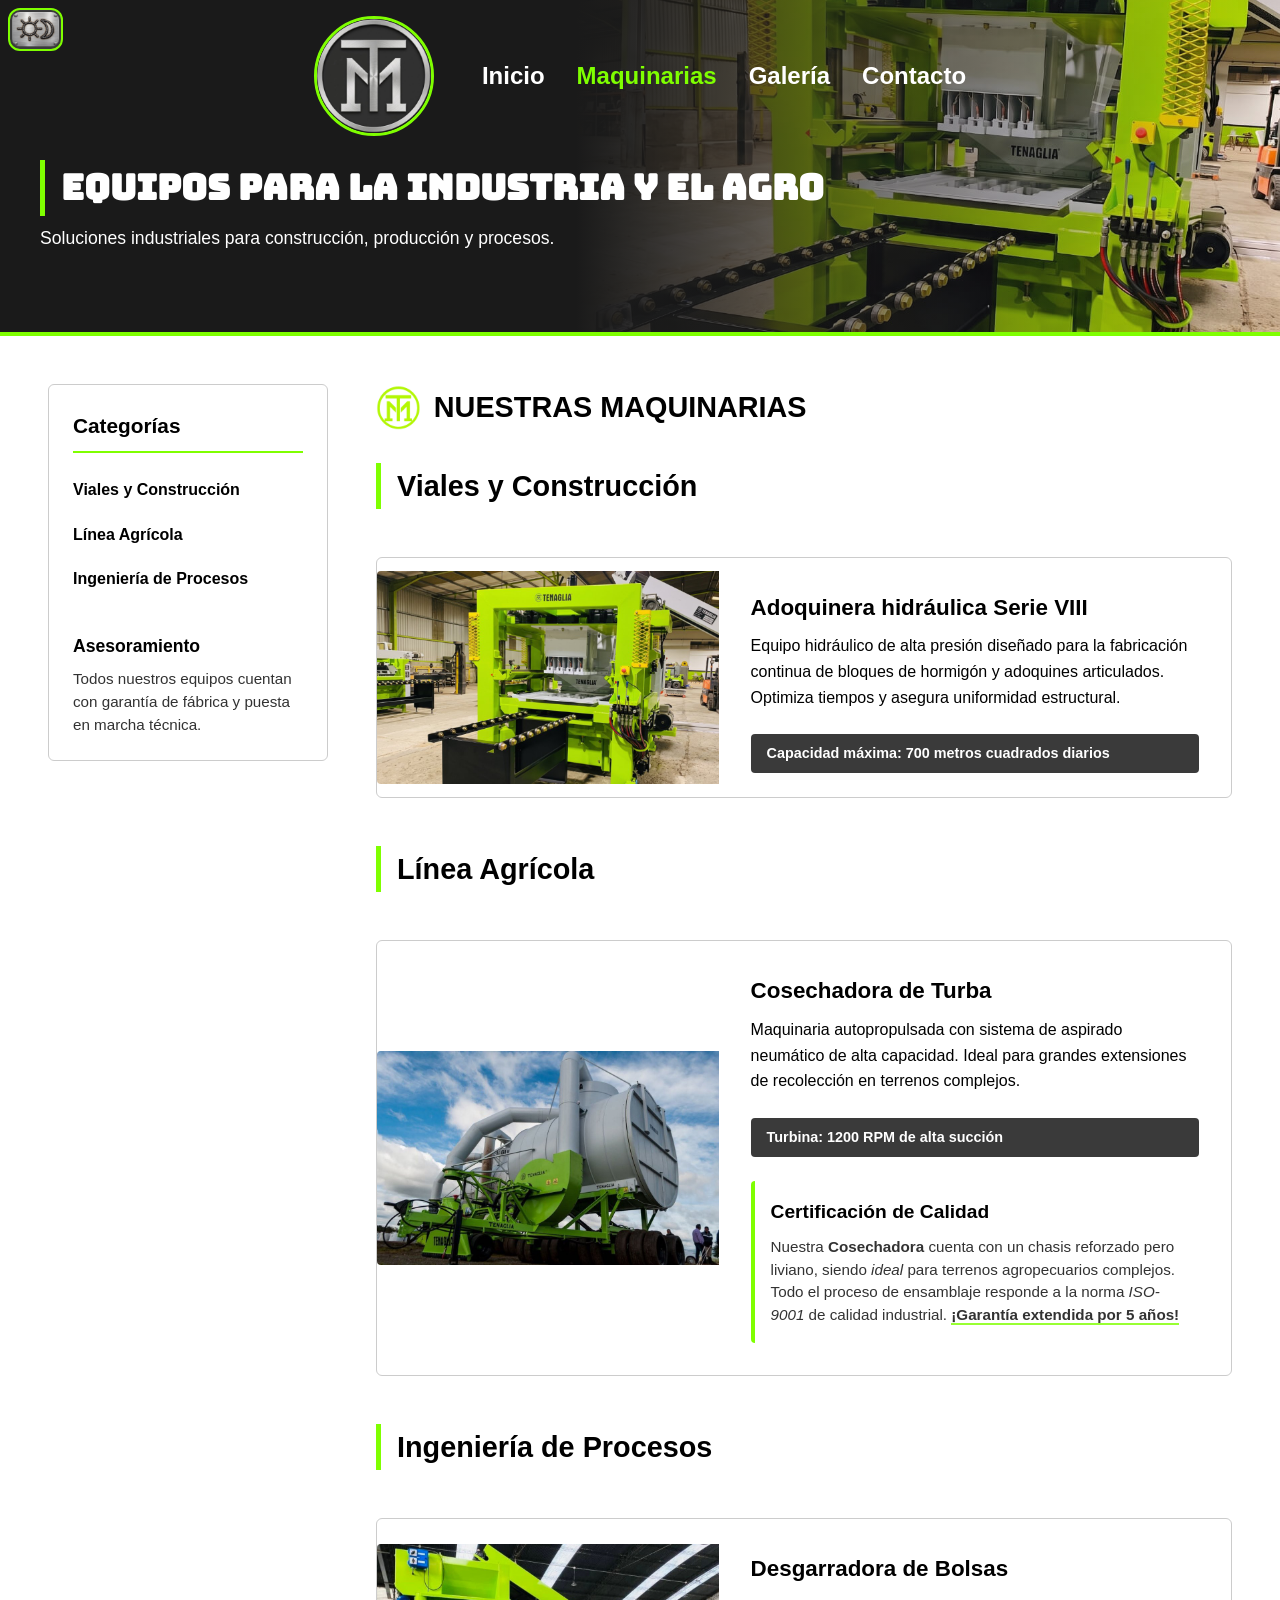
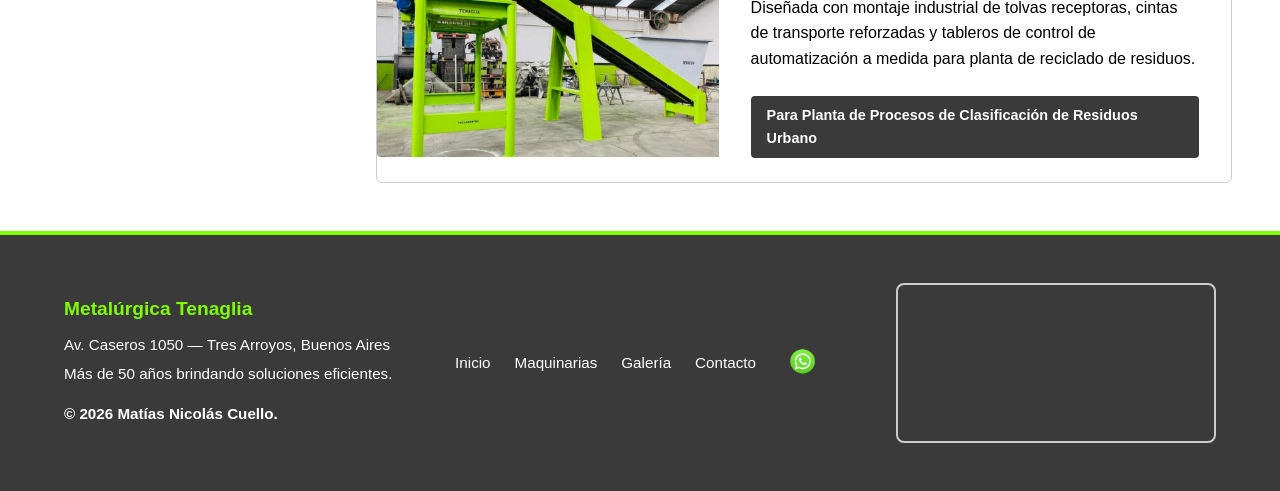
<file: maquinarias.html>
<!DOCTYPE html>
<html lang="es">
<head>

    <!-- Configuración de la codificación de caracteres -->
    <meta charset="utf-8">

    <!-- Configuración de la adaptación a dispositivos móviles -->
    <meta name="viewport" content="width=device-width, initial-scale=1.0">

    <!-- Título de la página -->
    <title>Maquinarias | Metalúrgica Tenaglia</title>

    <!-- Descripción utilizada por buscadores -->
    <meta name="description" content="Catálogo completo de maquinaria pesada para la construcción, el agro y la industria. Diseños robustos de alta producción.">

    <!-- Palabras clave relacionadas con la temática del sitio -->
    <meta name="keywords" content="Metalúrgica Tenaglia, Maquinaria Industrial, Adoquineras Hidráulicas, Bloqueras, Cosechadoras de Turba, Maquinaria Pesada, Automatización Industrial, Agro, Construcción, Tres Arroyos, Argentina">

    <!-- Autor del sitio web -->
    <meta name="author" content="Matías Cuello">

    <!-- Configuración para la indexación por motores de búsqueda -->
    <meta name="robots" content="index, follow">

    <!-- Importamos estilos de letra --> 
    <link rel="preconnect" href="https://fonts.googleapis.com">
    <link rel="preconnect" href="https://fonts.gstatic.com" crossorigin>
    <link href="https://fonts.googleapis.com/css2?family=Bungee&display=swap" rel="stylesheet">

    <!-- Hoja de estilos principal del sitio -->
    <link rel="stylesheet" href="css/estilos5.css">

    <!-- Logo en Google -->
    <link rel="icon" type="image/png" href="img/LogoVerdeFluor.png">

    <!-- Previsualizaciones en buscadores y redes sociales (WhatsApp, Facebook, LinkedIn) -->
    <meta property="og:title" content="Maquinarias | Metalúrgica Tenaglia">
    <meta property="og:description" content="Catálogo completo de maquinaria pesada para la construcción, el agro y la industria.">
    <meta property="og:image" content="https://metalurgicatenaglia.ar/img/LogoGrandeMTF.jpg">
    <meta property="og:url" content="https://metalurgicatenaglia.ar/maquinarias.html">
    <meta property="og:type" content="website">

    <!-- Archivo JavaScript con las funcionalidades del sitio -->
    <script src="js/script.js" defer></script>

</head>

<body id="inicio">

    <!-- Cabecera principal del sitio -->
    <header class="cabecera" id="cabecera-principal">

        <!-- Logotipo con enlace a la página de inicio -->
        <a href="index.html#inicio" class="marca">
            <img src="img/LogoGrandeMTF.jpg" alt="Logo Metalúrgica Tenaglia" class="logo-img">
        </a>

        <!-- Menú principal de navegación -->
        <nav class="navegacion-principal" aria-label="Navegación principal">

            <!-- Lista de enlaces principales del sitio -->
            <ul>
                <li><a href="index.html#inicio">Inicio</a></li>
                <li><a href="maquinarias.html" class="activo">Maquinarias</a></li>
                <li><a href="galeria.html">Galería</a></li>
                <li><a href="contacto.html">Contacto</a></li>
            </ul>

        </nav>

        <!-- Botón para alternar entre el modo claro y oscuro -->
        <button class="boton-tema" onclick="cambiarTema()" title="Cambiar Día/Noche">
            <img src="img/boton1Os.png" alt="Modo Día/Noche">
        </button>

    </header>

    <!-- Banner principal de presentación de la página -->
    <section class="banner-hero" id="banner-principal" aria-labelledby="tit-maquinarias">

        <!-- Título principal de la página -->
        <h1 class="titulo-principal" id="tit-maquinarias">Equipos para la industria y el agro</h1>

        <!-- Descripción introductoria -->
        <p>Soluciones industriales para construcción, producción y procesos.</p>

    </section>

    <!-- Barra lateral con accesos rápidos e información complementaria -->
    <aside class="lateral-info">
        <!-- Título del menú de categorías -->
        <h2>Categorías</h2>

        <!-- Lista de enlaces internos hacia las distintas categorías del catálogo -->
        <ul>
            <li><a href="#construccion">Viales y Construcción</a></li>
            <li><a href="#agro">Línea Agrícola</a></li>
            <li><a href="#procesos">Ingeniería de Procesos</a></li>
        </ul>

        <!-- Sección con información adicional para el cliente -->
        <section class="info-adicional" aria-labelledby="tit-asesoramiento">

            <!-- Título de la información complementaria -->
            <h3 id="tit-asesoramiento">Asesoramiento</h3>

            <!-- Descripción del servicio de asesoramiento técnico -->
            <p>Todos nuestros equipos cuentan con garantía de fábrica y puesta en marcha técnica.</p>

        </section>

    </aside> 
              
    <!-- Contenedor principal que organiza el menú lateral y el catálogo de maquinarias -->
    <main class="contenido-principal">

        <!-- Encabezado de la sección con el isotipo institucional y el título -->
        <header class="encabezado-grilla">

            <!-- Isotipo institucional de la empresa -->
            <figure class="viñeta-logo">
                <img src="img/LogoVerdeFluor.png" alt="Símbolo Tenaglia">
            </figure>

            <!-- Título principal del catálogo -->
            <h2 class="titulo-catalogo">Nuestras maquinarias</h2>

        </header>

        <!-- Categoría correspondiente a maquinarias viales y de construcción -->
        <h3 id="construccion" class="titulo-categoria">Viales y Construcción</h3>

        <!-- Tarjeta correspondiente a la adoquinera hidráulica -->
        <article class="tarjeta-producto">

            <!-- Imagen representativa del producto -->
            <figure class="imagen-producto">
                <img src="img/Bloquera.jpg" alt="Adoquinera Hidráulica Serie 8">
            </figure>

            <!-- Nombre del producto -->
            <h4>Adoquinera hidráulica Serie VIII</h4>

            <!-- Descripción general del producto -->
            <p>Equipo hidráulico de alta presión diseñado para la fabricación continua de bloques de hormigón y adoquines articulados. Optimiza tiempos y asegura uniformidad estructural.</p>

            <!-- Especificación técnica destacada -->
            <span class="especificacion">Capacidad máxima: 700 metros cuadrados diarios</span>

        </article>

        <!-- Categoría correspondiente a la línea agrícola -->
        <h3 id="agro" class="titulo-categoria">Línea Agrícola</h3>

        <!-- Tarjeta correspondiente a la cosechadora de turba -->
        <article class="tarjeta-producto">

            <!-- Imagen representativa del producto -->
            <figure class="imagen-producto">
                <img src="img/Cosechadora.jpg" alt="Cosechadora de Turba">
            </figure>

            <!-- Nombre del producto -->
            <h4 id="tit-cosechadora">Cosechadora de Turba</h4>

            <!-- Descripción general del producto -->
            <p>Maquinaria autopropulsada con sistema de aspirado neumático de alta capacidad. Ideal para grandes extensiones de recolección en terrenos complejos.</p>

            <!-- Especificación técnica destacada -->
            <span class="especificacion">Turbina: 1200 RPM de alta succión</span>

            <!-- Información adicional sobre la certificación del producto -->
            <section class="info-adicional" aria-labelledby="tit-certificacion">

                <!-- Título de la información complementaria -->
                <h5 id="tit-certificacion">Certificación de Calidad</h5>

                <!-- Descripción de las características y certificaciones del producto -->
                <p>Nuestra <strong>Cosechadora</strong> cuenta con un chasis reforzado pero liviano, siendo <em>ideal</em> para terrenos agropecuarios complejos. Todo el proceso de ensamblaje responde a la norma <cite>ISO-9001</cite> de calidad industrial. <mark>¡Garantía extendida por 5 años!</mark></p>

            </section>

        </article>

        <!-- Categoría correspondiente a la ingeniería de procesos industriales -->
        <h3 id="procesos" class="titulo-categoria">Ingeniería de Procesos</h3>

        <!-- Tarjeta correspondiente a la desgarradora de bolsas -->
        <article class="tarjeta-producto">

            <!-- Imagen representativa del producto -->
            <figure class="imagen-producto">
                <img src="img/Robustas2.jpg" alt="Desgarradora de Bolsas">
            </figure>

            <!-- Nombre del producto -->
            <h4>Desgarradora de Bolsas</h4>

            <!-- Descripción general del producto -->
            <p>Diseñada con montaje industrial de tolvas receptoras, cintas de transporte reforzadas y tableros de control de automatización a medida para planta de reciclado de residuos.</p>

            <!-- Especificación técnica destacada -->
            <span class="especificacion">Para Planta de Procesos de Clasificación de Residuos Urbano</span>

        </article>

    </main>

    <!-- Pie de página del sitio -->
    <footer class="pie-pagina" id="pie-principal">

        <!-- Columna 1: Información institucional -->
        <section class="info-empresa">
            <h3>Metalúrgica Tenaglia</h3>
            <p>Av. Caseros 1050 — Tres Arroyos, Buenos Aires</p>
            <p>Más de 50 años brindando soluciones eficientes.</p>
            <p class="firma-autor">&copy; 2026 Matías Nicolás Cuello.</p>
        </section>

        <!-- Columna 2: Navegación -->
        <nav class="navegacion-secundaria" aria-label="Navegación del pie de página">
            <ul>
                <li><a href="index.html#inicio">Inicio</a></li>
                <li><a href="maquinarias.html">Maquinarias</a></li>
                <li><a href="galeria.html">Galería</a></li>
                <li><a href="contacto.html">Contacto</a></li>
                <li>
                    <a href="https://wa.me/5492983415875" class="icono-wa-menu" target="_blank" rel="noopener noreferrer" title="Consultar por WhatsApp">
                        <img src="img/wsp-logo2.png" alt="WhatsApp">
                    </a>
                </li>
            </ul>
        </nav>

        <!-- Columna 3: Mapa -->
        <section class="mapa-footer" aria-label="Ubicación en el mapa">
            <iframe 
                src="https://maps.google.com/maps?q=-38.376783, -60.295919&t=&z=17&ie=UTF8&iwloc=&output=embed" 
                style="border:0;" 
                allowfullscreen="" 
                referrerpolicy="no-referrer-when-downgrade" 
                title="Ubicación de Metalúrgica Tenaglia">
            </iframe>
        </section>

    </footer>

</body>
</html>
</file>
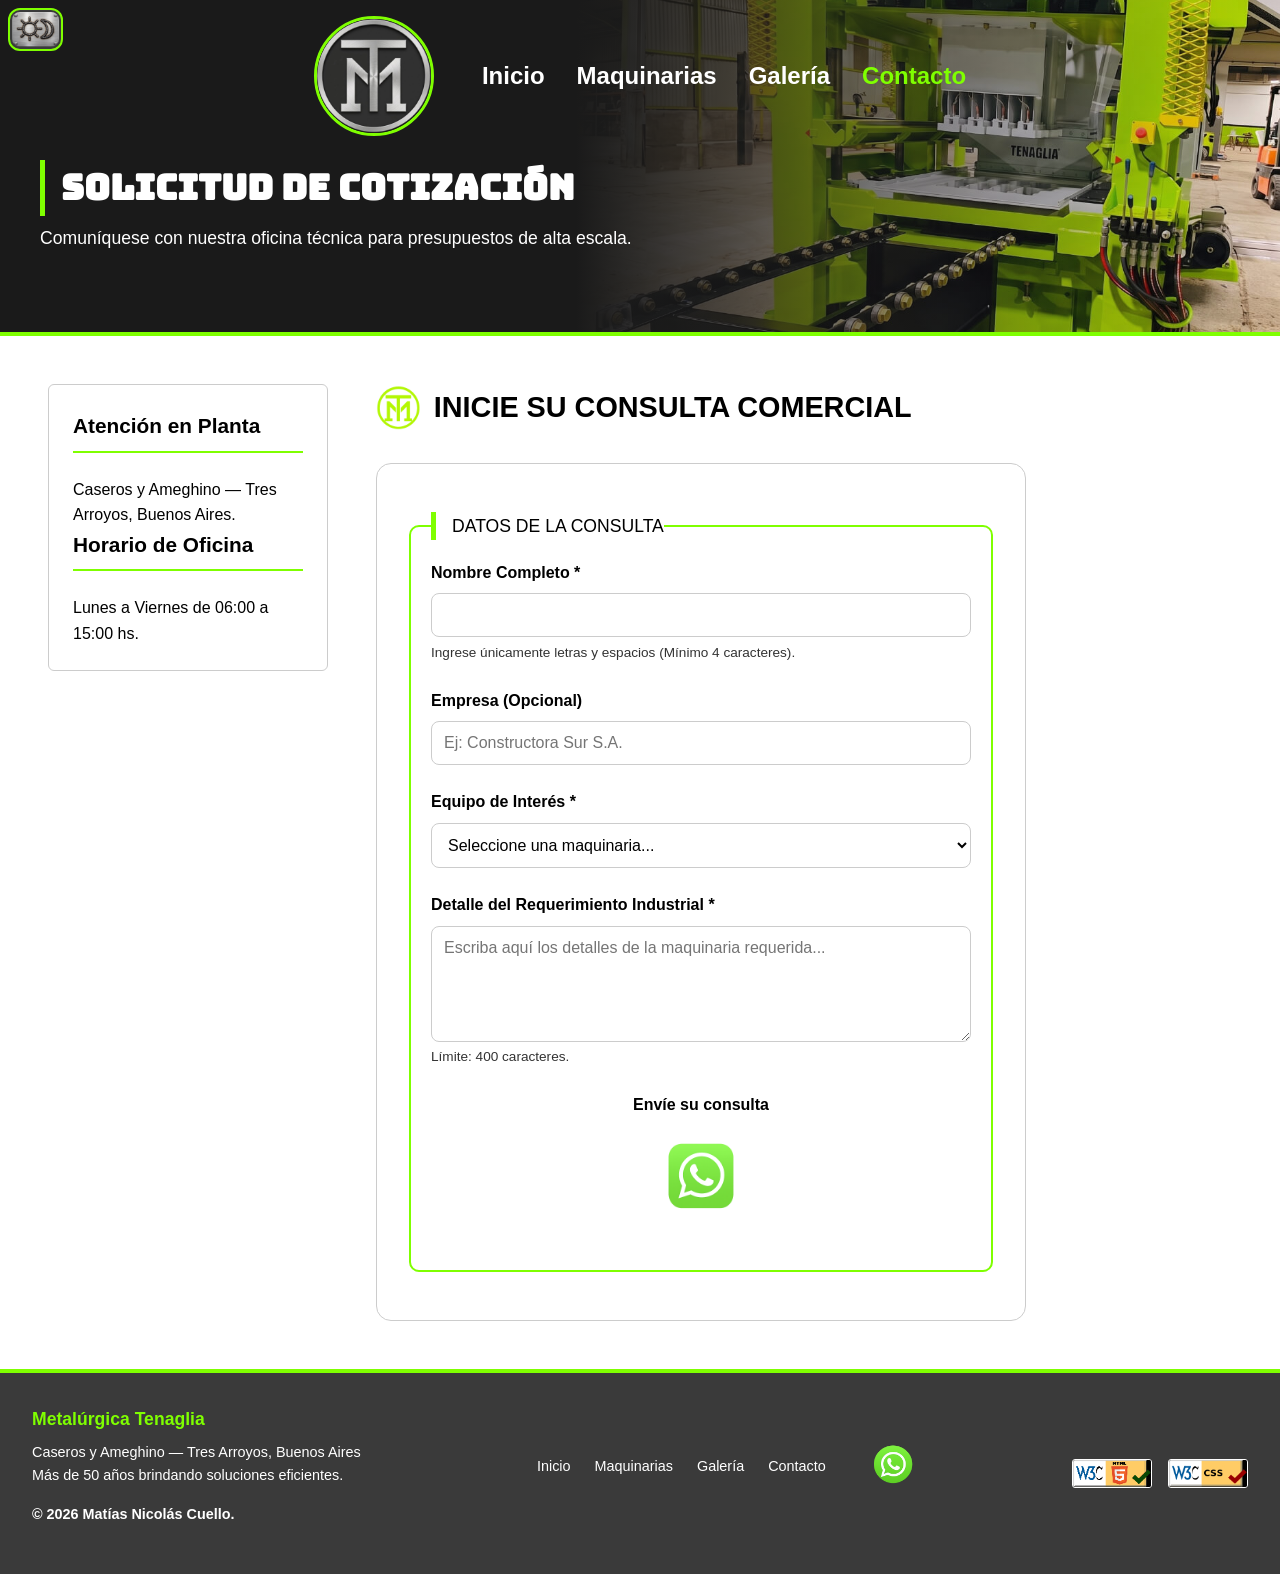
<file: V2/contacto.html>
<!DOCTYPE html>
<html lang="es">
<head>

    <!-- Codificación de caracteres que permite utilizar caracteres especiales -->
    <meta charset="utf-8">

    <!-- Configuración de visualización adaptable para dispositivos móviles -->
    <meta name="viewport" content="width=device-width, initial-scale=1.0">

    <!-- Título que aparece en la pestaña del navegador -->
    <title>Contacto Técnico | Metalúrgica Tenaglia</title>

    <!-- Resumen del contenido que los buscadores mostrarán en sus resultados -->
    <meta name="description" content="Solicite su cotización técnica para bloqueras hidráulicas y maquinaria pesada a medida. Formulario accesible de atención directa.">

    <!-- Palabras clave relacionadas con la temática del sitio -->
    <meta name="keywords" content="Metalúrgica Tenaglia, Maquinaria Industrial, Adoquineras Hidráulicas, Bloqueras, Cosechadoras de Turba, Maquinaria Pesada, Automatización Industrial, Agro, Construcción, Tres Arroyos, Argentina">

    <!-- Autor del documento -->
    <meta name="author" content="Matías Cuello">

    <!-- Indica a los rastreadores si deben indexar la página y seguir los enlaces -->
    <meta name="robots" content="index, follow">

    <!-- Importamos estilos de letra --> 
    <link rel="preconnect" href="https://fonts.googleapis.com">
    <link rel="preconnect" href="https://fonts.gstatic.com" crossorigin>
    <link href="https://fonts.googleapis.com/css2?family=Bungee&display=swap" rel="stylesheet">

    <!-- Vinculación de la hoja de estilos externa -->
    <link rel="stylesheet" href="css/estilos5.css">

    <!-- Vinculación del archivo JavaScript encargado de la interacción del sitio -->
    <script src="js/script.js" defer></script>

</head>

<body id="inicio">

    <!-- Cabecera principal del sitio -->
    <header class="cabecera" id="cabecera-principal">

        <!-- Logotipo que permite regresar al inicio del sitio -->
        <a href="index.html#inicio" class="marca">
            <img src="img/LogoGrandeMTF.jpg" alt="Logo de Metalúrgica Tenaglia" class="logo-img">
        </a>

        <!-- Menú principal de navegación -->
        <nav class="navegacion-principal" aria-label="Navegación principal">

            <!-- Lista de accesos a las principales secciones del sitio -->
            <ul>
                <li><a href="index.html#inicio">Inicio</a></li>
                <li><a href="maquinarias.html">Maquinarias</a></li>
                <li><a href="galeria.html">Galería</a></li>
                <li><a href="contacto.html" class="activo">Contacto</a></li>
            </ul>

        </nav>

        <!-- Botón destinado al cambio entre modo claro y oscuro -->
        <button class="boton-tema" onclick="cambiarTema()" title="Cambiar Día/Noche">
            <img src="img/boton1Os.png" alt="Modo Día/Noche">
        </button>

    </header>

    <!-- Banner principal correspondiente a la página de contacto -->
    <section class="banner-hero" id="banner-principal" aria-labelledby="tit-contacto">

        <!-- Título principal de la página -->
        <h1 class="titulo-principal"  id="tit-contacto">SOLICITUD DE COTIZACIÓN</h1>

        <!-- Descripción introductoria de la sección -->
        <p>Comuníquese con nuestra oficina técnica para presupuestos de alta escala.</p>

    </section>

    <!-- Barra lateral con información institucional -->
    <aside class="lateral-info">

        <!-- Información correspondiente a la ubicación de la empresa -->
        <h2>Atención en Planta</h2>

        <!-- Dirección de la empresa -->
        <p>Caseros y Ameghino — Tres Arroyos, Buenos Aires.</p>

        <!-- Información correspondiente al horario de atención -->
        <h2>Horario de Oficina</h2>

        <!-- Horario de atención al público -->
        <p>Lunes a Viernes de 06:00 a 15:00 hs.</p>

    </aside>

    <!-- Contenedor principal que organiza la barra lateral y el formulario de contacto -->
    <main class="contenido-principal">
   
        

        <!-- Encabezado de la sección con el isotipo institucional y el título -->
        <header class="encabezado-grilla">

            <!-- Isotipo institucional de la empresa -->
            <figure class="viñeta-logo">
                <img src="img/LogoVerdeFluor.png" alt="Símbolo Tenaglia">
            </figure>

            <!-- Título principal del formulario -->
            <h2 class="titulo-formulario">Inicie su Consulta Comercial</h2>

        </header>

        <!-- Formulario destinado al envío de consultas técnicas vía WhatsApp -->
        <form id="formulario-whatsapp" class="formulario-industrial">

            <!-- Agrupación de los datos solicitados al usuario -->
            <fieldset>

                <!-- Título del grupo de campos -->
                <legend>Datos de la Consulta</legend>

                <!-- Campo destinado al ingreso del nombre completo -->
                <div class="campo-formulario">
                    <label for="wa-nombre">Nombre Completo *</label>
                    <input type="text" id="wa-nombre" name="nombre" required minlength="4" pattern="[A-Za-zÁÉÍÓÚáéíóúñÑ\s]+" aria-describedby="ayuda-nombre">
                    <span id="ayuda-nombre" class="ayuda-texto">Ingrese únicamente letras y espacios (Mínimo 4 caracteres).</span>
                </div>

                <!-- Campo destinado al ingreso de la empresa -->
                <div class="campo-formulario">
                    <label for="wa-empresa">Empresa (Opcional)</label>
                    <input type="text" id="wa-empresa" name="empresa" placeholder="Ej: Constructora Sur S.A.">
                </div>

                <!-- Campo destinado a la selección del equipo -->
                <div class="campo-formulario">
                    <label for="wa-interes">Equipo de Interés *</label>
                    <select id="wa-interes" name="interes" required>
                        <option value="" disabled selected>Seleccione una maquinaria...</option>
                        <option value="Adoquinera / Bloquera Hidráulica">Adoquinera / Bloquera Hidráulica</option>
                        <option value="Cosechadora de Turba">Cosechadora de Turba</option>
                        <option value="Sistemas de Tolvas y Cintas">Sistemas de Tolvas y Cintas</option>
                        <option value="Mezcladoras Automatizadas">Mezcladoras Automatizadas</option>
                        <option value="Proyecto a Medida / Ingeniería">Proyecto a Medida / Ingeniería</option>
                        <option value="Otros">Otros</option>
                    </select>
                </div>

                <!-- Campo destinado al detalle del requerimiento industrial -->
                <div class="campo-formulario">
                    <label for="wa-mensaje">Detalle del Requerimiento Industrial *</label>
                    <textarea id="wa-mensaje" name="mensaje" rows="5" maxlength="400" required placeholder="Escriba aquí los detalles de la maquinaria requerida..."></textarea>
                    <span class="ayuda-texto">Límite: 400 caracteres.</span>
                </div>

                <!-- Campo correspondiente al envío del formulario -->
                <div class="campo-formulario campo-centrado">
                    <label>Envíe su consulta</label>
                    
                    <!-- Botón de imagen personalizado para WhatsApp -->
                    <button type="submit" class="boton-img-wa" aria-label="Enviar solicitud por WhatsApp" title="Enviar su consulta">
                        <img src="img/wsp-logo.png" alt="Botón enviar WhatsApp">
                    </button>
                </div>

            </fieldset>

        </form>

        

    </main>

    <!-- Pie de página del sitio -->
    <footer class="pie-pagina" id="pie-principal">

        <!-- Información institucional de la empresa -->
        <section class="info-empresa">

            <!-- Nombre de la empresa -->
            <h3>Metalúrgica Tenaglia</h3>

            <!-- Ubicación de la empresa -->
            <p>Caseros y Ameghino — Tres Arroyos, Buenos Aires</p>

            <!-- Descripción institucional -->
            <p>Más de 50 años brindando soluciones eficientes.</p>

            <!-- Información sobre la autoría del sitio -->
            <p class="firma-autor">&copy; 2026 Matías Nicolás Cuello.</p>

        </section>

        <!-- Menú secundario de navegación -->
        <nav class="navegacion-secundaria" aria-label="Navegación del pie de página">

            <!-- Lista de accesos rápidos del pie de página -->
            <ul>
                <li><a href="index.html#inicio">Inicio</a></li>
                <li><a href="maquinarias.html">Maquinarias</a></li>
                <li><a href="galeria.html">Galería</a></li>
                <li><a href="contacto.html">Contacto</a></li>

                <!-- Ícono de WhatsApp alineado al menú -->
                <li>
                    <a href="https://wa.me/5492983415875" class="icono-wa-menu" target="_blank" rel="noopener noreferrer" title="Consultar por WhatsApp">
                        <img src="img/wsp-logo2.png" alt="WhatsApp">
                    </a>
                </li>

            </ul>

        </nav>

        <!-- Indicadores visuales de validación del código -->
        <div class="certificaciones-w3c">
            <img src="img/HTML5_Valido.jpg" alt="Certificación W3C HTML5 Válido" class="badge-w3c">
            <img src="img/CSS_Valido.jpg" alt="Certificación W3C CSS3 Válido" class="badge-w3c">
        </div>

    </footer>

</body>
</html>
</file>
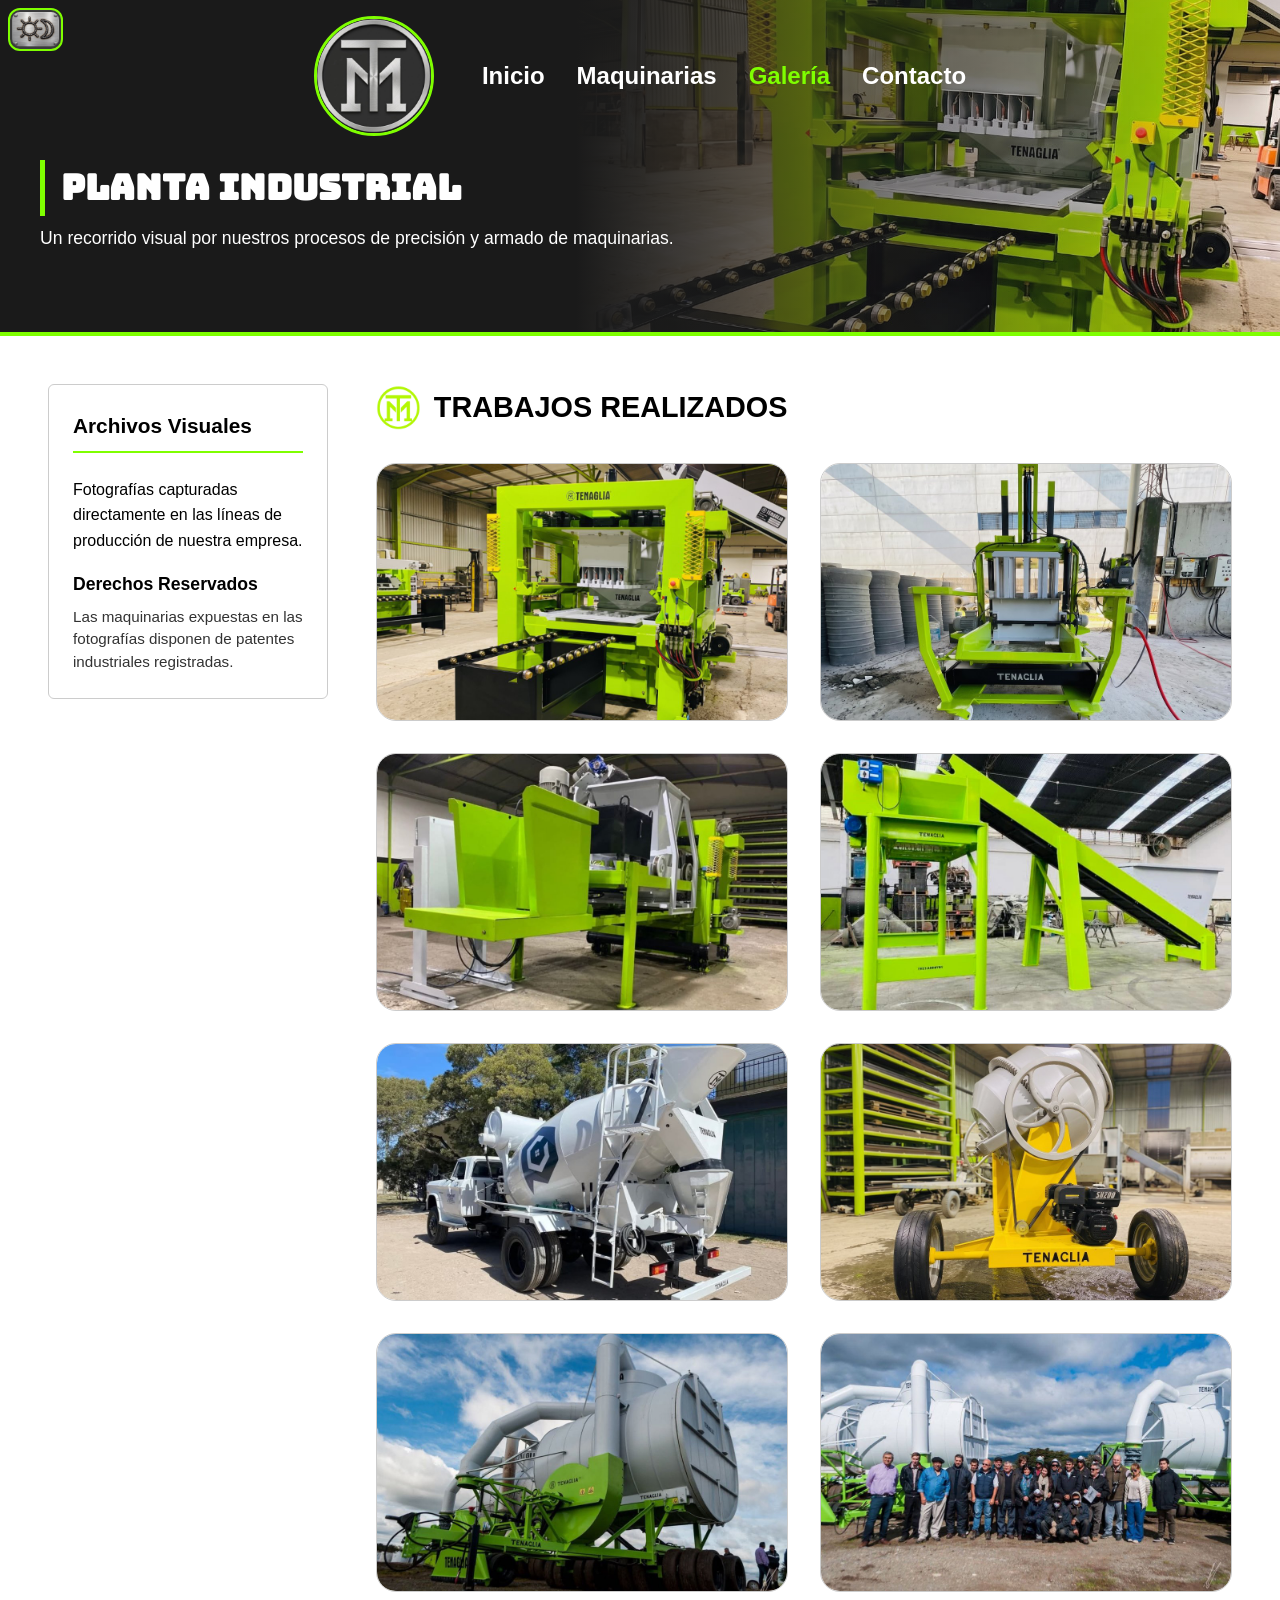
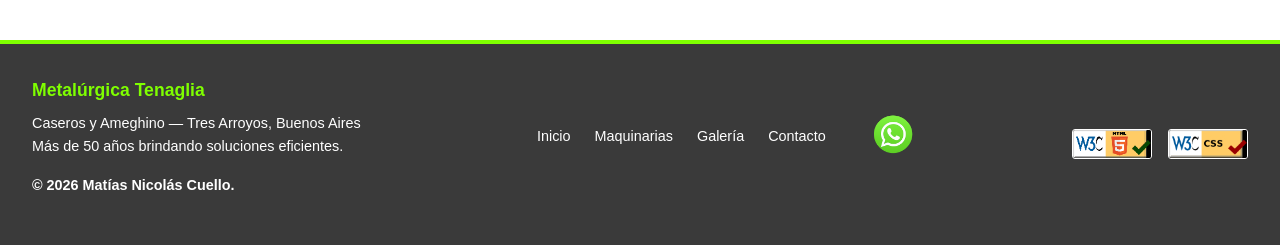
<file: V2/galeria.html>
<!DOCTYPE html>
<html lang="es">
<head>

    <!-- Codificación de caracteres que permite utilizar caracteres especiales -->
    <meta charset="utf-8">

    <!-- Configuración de visualización adaptable para dispositivos móviles -->
    <meta name="viewport" content="width=device-width, initial-scale=1.0">

    <!-- Título que aparece en la pestaña del navegador -->
    <title>Galería | Metalúrgica Tenaglia</title>

    <!-- Resumen del contenido que los buscadores mostrarán en sus resultados -->
    <meta name="description" content="Galería fotográfica de las instalaciones, líneas de ensamblaje y maquinaria industrial pesada de Metalúrgica Tenaglia.">

    <!-- Palabras clave relacionadas con la temática del sitio -->
    <meta name="keywords" content="Metalúrgica Tenaglia, Maquinaria Industrial, Adoquineras Hidráulicas, Bloqueras, Cosechadoras de Turba, Maquinaria Pesada, Automatización Industrial, Agro, Construcción, Tres Arroyos, Argentina">

    <!-- Autor del documento -->
    <meta name="author" content="Matías Cuello">

    <!-- Indica a los rastreadores si deben indexar la página y seguir los enlaces -->
    <meta name="robots" content="index, follow">

    <!-- Importamos estilos de letra --> 
    <link rel="preconnect" href="https://fonts.googleapis.com">
    <link rel="preconnect" href="https://fonts.gstatic.com" crossorigin>
    <link href="https://fonts.googleapis.com/css2?family=Bungee&display=swap" rel="stylesheet">

    <!-- Vinculación de la hoja de estilos externa -->
    <link rel="stylesheet" href="css/estilos5.css">

    <!-- Vinculación del archivo JavaScript encargado de la interacción del sitio -->
    <script src="js/script.js" defer></script>

</head>

<body id="inicio">

    <!-- Cabecera principal del sitio -->
    <header class="cabecera" id="cabecera-principal">

        <!-- Logotipo que permite regresar al inicio del sitio -->
        <a href="index.html#inicio" class="marca">
            <img src="img/LogoGrandeMTF.jpg" alt="Logo Metalúrgica Tenaglia" class="logo-img">
        </a>

        <!-- Menú principal de navegación -->
        <nav class="navegacion-principal" aria-label="Navegación principal">

            <!-- Lista de accesos a las principales secciones del sitio -->
            <ul>
                <li><a href="index.html#inicio">Inicio</a></li>
                <li><a href="maquinarias.html">Maquinarias</a></li>
                <li><a href="galeria.html" class="activo">Galería</a></li>
                <li><a href="contacto.html">Contacto</a></li>
            </ul>

        </nav>

        <!-- Botón destinado al cambio entre modo claro y oscuro -->
        <button class="boton-tema" onclick="cambiarTema()" title="Cambiar Día/Noche">
            <img src="img/boton1Os.png" alt="Modo Día/Noche">
        </button>

    </header>

    <!-- Banner principal correspondiente a la página de galería -->
    <section class="banner-hero" id="banner-principal" aria-labelledby="tit-galeria">

        <!-- Título principal de la página -->
        <h1 class="titulo-principal" id="tit-galeria">PLANTA INDUSTRIAL</h1>

        <!-- Descripción introductoria de la sección -->
        <p>Un recorrido visual por nuestros procesos de precisión y armado de maquinarias.</p>

    </section>

    <!-- Barra lateral con información complementaria -->
    <aside class="lateral-info">

        <!-- Título de la sección informativa -->
        <h2>Archivos Visuales</h2>

        <!-- Descripción del contenido fotográfico -->
        <p>Fotografías capturadas directamente en las líneas de producción de nuestra empresa.</p>

        <!-- Información adicional sobre las imágenes publicadas -->
        <section class="info-adicional">

            <!-- Título de la información complementaria -->
            <h3>Derechos Reservados</h3>

            <!-- Descripción de la protección legal del material exhibido -->
            <p>Las maquinarias expuestas en las fotografías disponen de patentes industriales registradas.</p>

        </section>

    </aside>

    <!-- Contenedor principal que organiza la barra lateral y la galería fotográfica -->
    <main class="contenido-principal">

        <!-- Encabezado de la sección con el isotipo institucional y el título -->
        <header class="encabezado-grilla">

            <!-- Isotipo institucional de la empresa -->
            <figure class="viñeta-logo">
                <img src="img/LogoVerdeFluor.png" alt="Símbolo Tenaglia">
            </figure>

            <!-- Título principal de la galería -->
            <h2 class="titulo-catalogo">Trabajos realizados</h2>

        </header>

        <!-- Galería que agrupa las fotografías institucionales -->
        <section class="grilla-galeria">

            <!-- Tarjeta correspondiente a la línea de adoquineras hidráulicas -->
            <figure class="card-galeria" id="sector-1">
                <img src="img/Bloquera.jpg" alt="Línea de montaje de adoquinera">
                <figcaption class="capa-informacion">
                    <h3>Adoquinera Hidráulica</h3>
                    <p>Fase final de ensamble de adoquinera hidráulica Serie 8.</p>
                </figcaption>
            </figure>

            <!-- Tarjeta correspondiente a la fabricación de cámaras de inspección -->
            <figure class="card-galeria">
                <img src="img/Bloquera2.jpg" alt="Cámaras de inspección">
                <figcaption class="capa-informacion">
                    <h3>Cámaras de inspección</h3>
                    <p>Máquina para hacer cámaras de inspección.</p>
                </figcaption>
            </figure>

            <!-- Tarjeta correspondiente a otra línea de adoquineras hidráulicas -->
            <figure class="card-galeria" id="sector-4">
                <img src="img/Robustas.jpg" alt="Adoquineras hidráulicas">
                <figcaption class="capa-informacion">
                    <h3>Adoquinera Hidráulica</h3>
                    <p>Adoquinera hidráulica finalizada y lista para entregar</p>
                </figcaption>
            </figure>

            <!-- Tarjeta correspondiente al área de ingeniería de procesos -->
            <figure class="card-galeria" id="sector-3">
                <img src="img/Robustas2.jpg" alt="Desgarradora de bolsas">
                <figcaption class="capa-informacion">
                    <h3>Ingeniería de Procesos</h3>
                    <p>Desgarradora de bolsas para clasificación de residuos urbanos</p>
                </figcaption>
            </figure>

            <!-- Tarjeta correspondiente al hormigonero industrial -->
            <figure class="card-galeria">
                <img src="img/Galería0.jpg" alt="Hormigonero de 4 m3">
                <figcaption class="capa-informacion">
                    <h3>Estructuras Robustas</h3>
                    <p>Hormigonero de 4 metros cúbicos.</p>
                </figcaption>
            </figure>

            <!-- Tarjeta correspondiente a la mezcladora industrial -->
            <figure class="card-galeria">
                <img src="img/Galería.jpg" alt="Mescladora">
                <figcaption class="capa-informacion">
                    <h3>Mezcladora de tambor vasculante</h3>
                    <p>Mezcladora de tambor vasculante de 360 litros.</p>
                </figcaption>
            </figure>

            <!-- Tarjeta correspondiente a la línea agrícola -->
            <figure class="card-galeria" id="sector-2">
                <img src="img/Cosechadora.jpg" alt="Cosechadora de turba">
                <figcaption class="capa-informacion">
                    <h3>Línea Agrícola</h3>
                    <p>Cosechadora de turba por vacío</p>
                </figcaption>
            </figure>

            <!-- Tarjeta correspondiente a la presentación y entrega de maquinaria -->
            <figure class="card-galeria">
                <img src="img/Clientes.jpg" alt="Presentación a clientes">
                <figcaption class="capa-informacion">
                    <h3>Presentación y puesta en marcha</h3>
                    <p>Presentación y entrega de cosechadora de turba</p>
                </figcaption>
            </figure>

        </section>

        

    </main>

    <!-- Pie de página del sitio -->
    <footer class="pie-pagina" id="pie-principal">

        <!-- Información institucional de la empresa -->
        <section class="info-empresa">

            <!-- Nombre de la empresa -->
            <h3>Metalúrgica Tenaglia</h3>

            <!-- Ubicación de la empresa -->
            <p>Caseros y Ameghino — Tres Arroyos, Buenos Aires</p>

            <!-- Descripción institucional -->
            <p>Más de 50 años brindando soluciones eficientes.</p>

            <!-- Información sobre la autoría del sitio -->
            <p class="firma-autor">&copy; 2026 Matías Nicolás Cuello.</p>

        </section>

        <!-- Menú secundario de navegación -->
        <nav class="navegacion-secundaria" aria-label="Navegación del pie de página">

            <!-- Lista de accesos rápidos del pie de página -->
            <ul>
                <li><a href="index.html#inicio">Inicio</a></li>
                <li><a href="maquinarias.html">Maquinarias</a></li>
                <li><a href="galeria.html">Galería</a></li>
                <li><a href="contacto.html">Contacto</a></li>

                <!-- Ícono de WhatsApp alineado al menú -->
                <li>
                    <a href="https://wa.me/5492983415875" class="icono-wa-menu" target="_blank" rel="noopener noreferrer" title="Consultar por WhatsApp">
                        <img src="img/wsp-logo2.png" alt="WhatsApp">
                    </a>
                </li>

            </ul>

        </nav>

        <!-- Indicadores visuales de validación del código -->
        <div class="certificaciones-w3c">
            <img src="img/HTML5_Valido.jpg" alt="Certificación W3C HTML5 Válido" class="badge-w3c">
            <img src="img/CSS_Valido.jpg" alt="Certificación W3C CSS3 Válido" class="badge-w3c">
        </div>

    </footer>

</body>
</html>
</file>
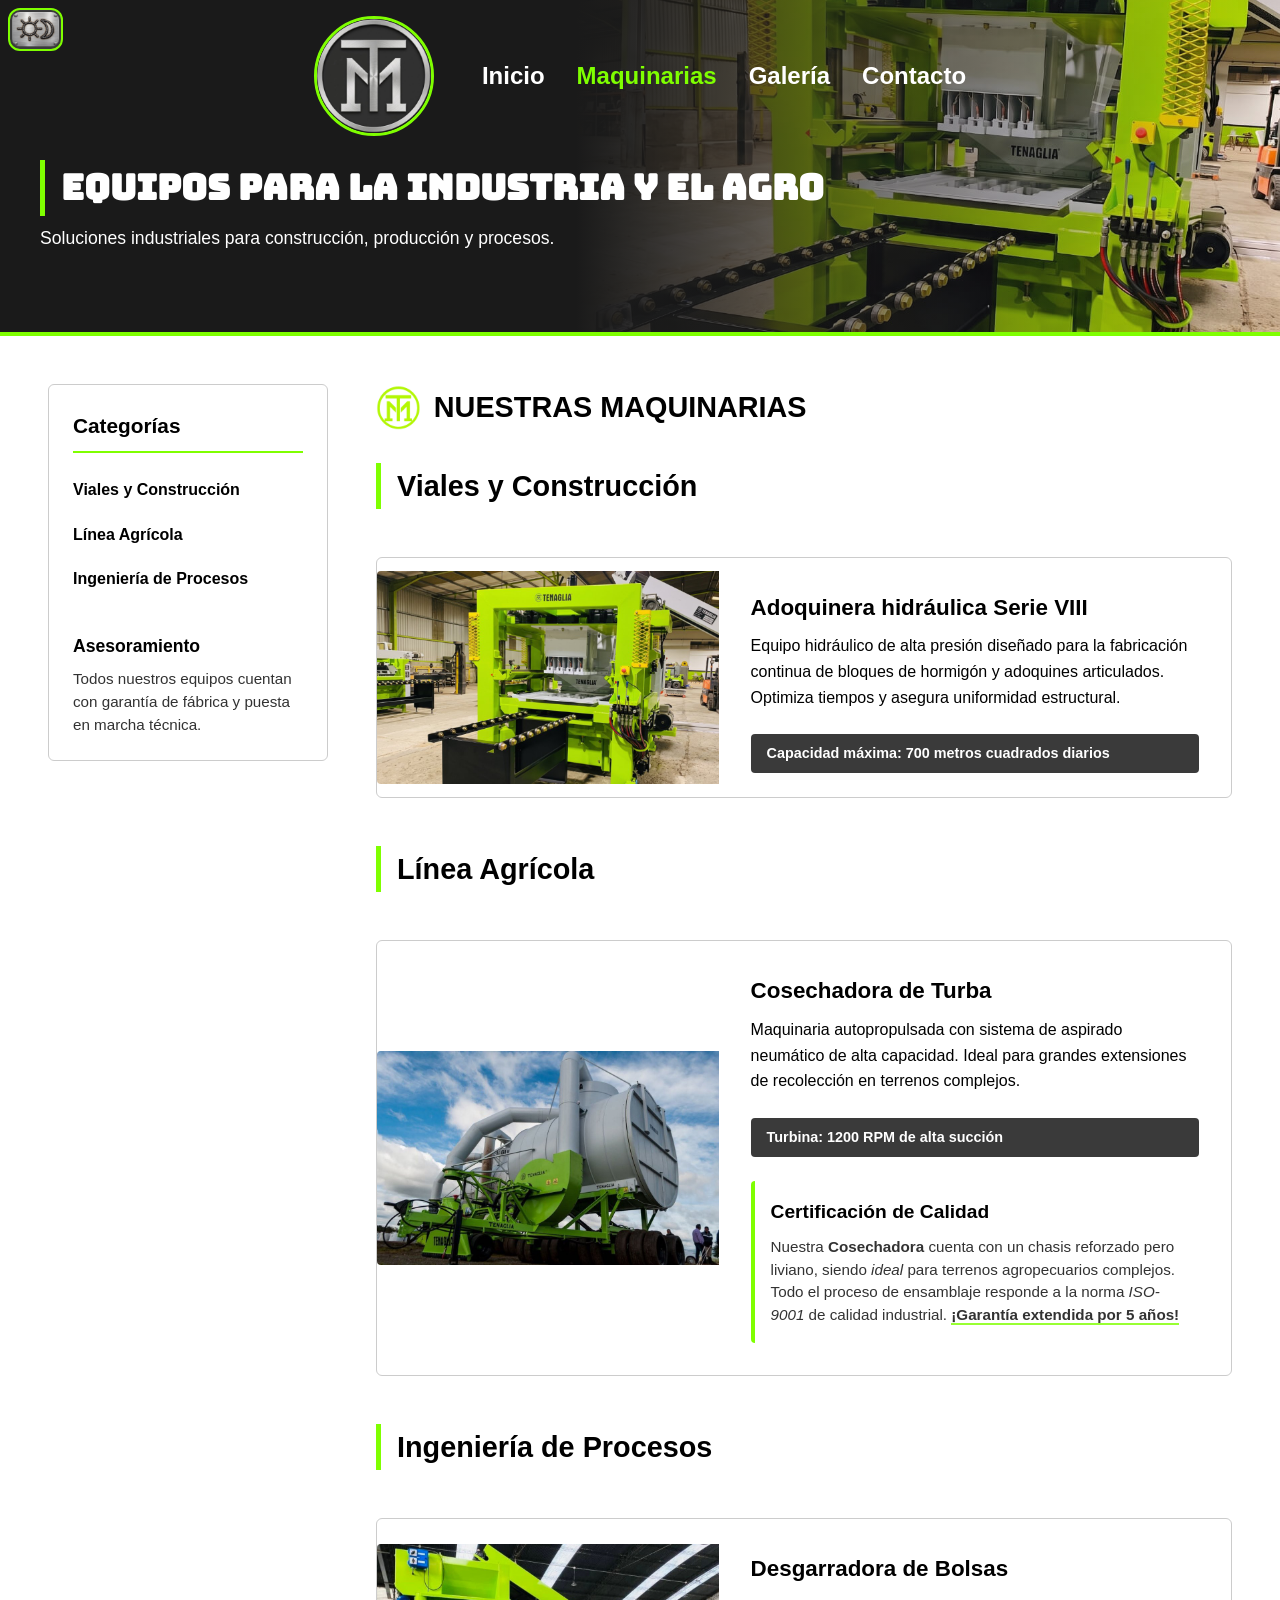
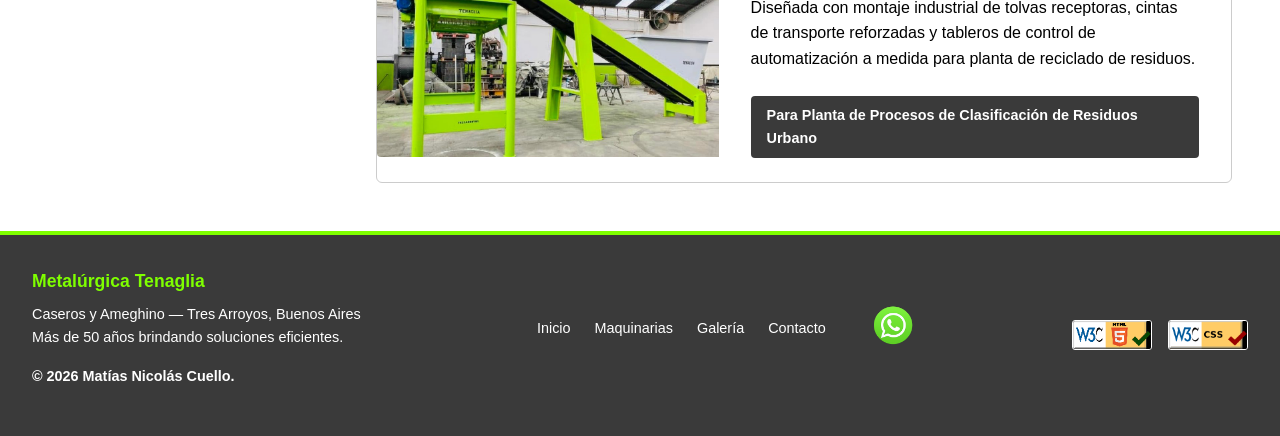
<file: V2/maquinarias.html>
<!DOCTYPE html>
<html lang="es">
<head>

    <!-- Configuración de la codificación de caracteres -->
    <meta charset="utf-8">

    <!-- Configuración de la adaptación a dispositivos móviles -->
    <meta name="viewport" content="width=device-width, initial-scale=1.0">

    <!-- Título de la página -->
    <title>Maquinarias | Metalúrgica Tenaglia</title>

    <!-- Descripción utilizada por buscadores -->
    <meta name="description" content="Catálogo completo de maquinaria pesada para la construcción, el agro y la industria. Diseños robustos de alta producción.">

    <!-- Palabras clave relacionadas con la temática del sitio -->
    <meta name="keywords" content="Metalúrgica Tenaglia, Maquinaria Industrial, Adoquineras Hidráulicas, Bloqueras, Cosechadoras de Turba, Maquinaria Pesada, Automatización Industrial, Agro, Construcción, Tres Arroyos, Argentina">

    <!-- Autor del sitio web -->
    <meta name="author" content="Matías Cuello">

    <!-- Configuración para la indexación por motores de búsqueda -->
    <meta name="robots" content="index, follow">

    <!-- Importamos estilos de letra --> 
    <link rel="preconnect" href="https://fonts.googleapis.com">
    <link rel="preconnect" href="https://fonts.gstatic.com" crossorigin>
    <link href="https://fonts.googleapis.com/css2?family=Bungee&display=swap" rel="stylesheet">

    <!-- Hoja de estilos principal del sitio -->
    <link rel="stylesheet" href="css/estilos5.css">

    <!-- Archivo JavaScript con las funcionalidades del sitio -->
    <script src="js/script.js" defer></script>

</head>

<body id="inicio">

    <!-- Cabecera principal del sitio -->
    <header class="cabecera" id="cabecera-principal">

        <!-- Logotipo con enlace a la página de inicio -->
        <a href="index.html#inicio" class="marca">
            <img src="img/LogoGrandeMTF.jpg" alt="Logo Metalúrgica Tenaglia" class="logo-img">
        </a>

        <!-- Menú principal de navegación -->
        <nav class="navegacion-principal" aria-label="Navegación principal">

            <!-- Lista de enlaces principales del sitio -->
            <ul>
                <li><a href="index.html#inicio">Inicio</a></li>
                <li><a href="maquinarias.html" class="activo">Maquinarias</a></li>
                <li><a href="galeria.html">Galería</a></li>
                <li><a href="contacto.html">Contacto</a></li>
            </ul>

        </nav>

        <!-- Botón para alternar entre el modo claro y oscuro -->
        <button class="boton-tema" onclick="cambiarTema()" title="Cambiar Día/Noche">
            <img src="img/boton1Os.png" alt="Modo Día/Noche">
        </button>

    </header>

    <!-- Banner principal de presentación de la página -->
    <section class="banner-hero" id="banner-principal" aria-labelledby="tit-maquinarias">

        <!-- Título principal de la página -->
        <h1 class="titulo-principal" id="tit-maquinarias">Equipos para la industria y el agro</h1>

        <!-- Descripción introductoria -->
        <p>Soluciones industriales para construcción, producción y procesos.</p>

    </section>

    <!-- Barra lateral con accesos rápidos e información complementaria -->
    <aside class="lateral-info">
        <!-- Título del menú de categorías -->
        <h2>Categorías</h2>

        <!-- Lista de enlaces internos hacia las distintas categorías del catálogo -->
        <ul>
            <li><a href="#construccion">Viales y Construcción</a></li>
            <li><a href="#agro">Línea Agrícola</a></li>
            <li><a href="#procesos">Ingeniería de Procesos</a></li>
        </ul>

        <!-- Sección con información adicional para el cliente -->
        <section class="info-adicional" aria-labelledby="tit-asesoramiento">

            <!-- Título de la información complementaria -->
            <h3 id="tit-asesoramiento">Asesoramiento</h3>

            <!-- Descripción del servicio de asesoramiento técnico -->
            <p>Todos nuestros equipos cuentan con garantía de fábrica y puesta en marcha técnica.</p>

        </section>

    </aside> 
              
    <!-- Contenedor principal que organiza el menú lateral y el catálogo de maquinarias -->
    <main class="contenido-principal">

        <!-- Encabezado de la sección con el isotipo institucional y el título -->
        <header class="encabezado-grilla">

            <!-- Isotipo institucional de la empresa -->
            <figure class="viñeta-logo">
                <img src="img/LogoVerdeFluor.png" alt="Símbolo Tenaglia">
            </figure>

            <!-- Título principal del catálogo -->
            <h2 class="titulo-catalogo">Nuestras maquinarias</h2>

        </header>

        <!-- Categoría correspondiente a maquinarias viales y de construcción -->
        <h3 id="construccion" class="titulo-categoria">Viales y Construcción</h3>

        <!-- Tarjeta correspondiente a la adoquinera hidráulica -->
        <article class="tarjeta-producto">

            <!-- Imagen representativa del producto -->
            <figure class="imagen-producto">
                <img src="img/Bloquera.jpg" alt="Adoquinera Hidráulica Serie 8">
            </figure>

            <!-- Nombre del producto -->
            <h4>Adoquinera hidráulica Serie VIII</h4>

            <!-- Descripción general del producto -->
            <p>Equipo hidráulico de alta presión diseñado para la fabricación continua de bloques de hormigón y adoquines articulados. Optimiza tiempos y asegura uniformidad estructural.</p>

            <!-- Especificación técnica destacada -->
            <span class="especificacion">Capacidad máxima: 700 metros cuadrados diarios</span>

        </article>

        <!-- Categoría correspondiente a la línea agrícola -->
        <h3 id="agro" class="titulo-categoria">Línea Agrícola</h3>

        <!-- Tarjeta correspondiente a la cosechadora de turba -->
        <article class="tarjeta-producto">

            <!-- Imagen representativa del producto -->
            <figure class="imagen-producto">
                <img src="img/Cosechadora.jpg" alt="Cosechadora de Turba">
            </figure>

            <!-- Nombre del producto -->
            <h4 id="tit-cosechadora">Cosechadora de Turba</h4>

            <!-- Descripción general del producto -->
            <p>Maquinaria autopropulsada con sistema de aspirado neumático de alta capacidad. Ideal para grandes extensiones de recolección en terrenos complejos.</p>

            <!-- Especificación técnica destacada -->
            <span class="especificacion">Turbina: 1200 RPM de alta succión</span>

            <!-- Información adicional sobre la certificación del producto -->
            <section class="info-adicional" aria-labelledby="tit-certificacion">

                <!-- Título de la información complementaria -->
                <h5 id="tit-certificacion">Certificación de Calidad</h5>

                <!-- Descripción de las características y certificaciones del producto -->
                <p>Nuestra <strong>Cosechadora</strong> cuenta con un chasis reforzado pero liviano, siendo <em>ideal</em> para terrenos agropecuarios complejos. Todo el proceso de ensamblaje responde a la norma <cite>ISO-9001</cite> de calidad industrial. <mark>¡Garantía extendida por 5 años!</mark></p>

            </section>

        </article>

        <!-- Categoría correspondiente a la ingeniería de procesos industriales -->
        <h3 id="procesos" class="titulo-categoria">Ingeniería de Procesos</h3>

        <!-- Tarjeta correspondiente a la desgarradora de bolsas -->
        <article class="tarjeta-producto">

            <!-- Imagen representativa del producto -->
            <figure class="imagen-producto">
                <img src="img/Robustas2.jpg" alt="Desgarradora de Bolsas">
            </figure>

            <!-- Nombre del producto -->
            <h4>Desgarradora de Bolsas</h4>

            <!-- Descripción general del producto -->
            <p>Diseñada con montaje industrial de tolvas receptoras, cintas de transporte reforzadas y tableros de control de automatización a medida para planta de reciclado de residuos.</p>

            <!-- Especificación técnica destacada -->
            <span class="especificacion">Para Planta de Procesos de Clasificación de Residuos Urbano</span>

        </article>

    </main>

    <!-- Pie de página del sitio -->
    <footer class="pie-pagina" id="pie-principal">

        <!-- Información institucional de la empresa -->
        <section class="info-empresa">

            <!-- Nombre de la empresa -->
            <h3>Metalúrgica Tenaglia</h3>

            <!-- Ubicación de la empresa -->
            <p>Caseros y Ameghino — Tres Arroyos, Buenos Aires</p>

            <!-- Descripción institucional -->
            <p>Más de 50 años brindando soluciones eficientes.</p>

            <!-- Información sobre la autoría del sitio -->
            <p class="firma-autor">&copy; 2026 Matías Nicolás Cuello.</p>

        </section>

        <!-- Menú de navegación del pie de página -->
        <nav class="navegacion-secundaria" aria-label="Navegación del pie de página">

            <!-- Lista de enlaces secundarios del sitio -->
            <ul>
                <li><a href="index.html#inicio">Inicio</a></li>
                <li><a href="maquinarias.html">Maquinarias</a></li>
                <li><a href="galeria.html">Galería</a></li>
                <li><a href="contacto.html">Contacto</a></li>

                <!-- Ícono de WhatsApp alineado al menú -->
                <li>
                    <a href="https://wa.me/5492983415875" class="icono-wa-menu" target="_blank" rel="noopener noreferrer" title="Consultar por WhatsApp">
                        <img src="img/wsp-logo2.png" alt="WhatsApp">
                    </a>
                </li>

            </ul>

        </nav>

        <!-- Indicadores visuales de validación del código -->
        <div class="certificaciones-w3c">
            <img src="img/HTML5_Valido.jpg" alt="Certificación W3C HTML5 Válido" class="badge-w3c">
            <img src="img/CSS_Valido.jpg" alt="Certificación W3C CSS3 Válido" class="badge-w3c">
        </div>

    </footer>

</body>
</html>
</file>
<file: css/estilos5.css>
/* 1. VARIABLES CSS */
:root {
    --color-primario: #7FFF00;
    --color-secundario: #3A3A3A;        
    --color-fondo-base: #FFFFFF;        
    --color-fondo-tarjeta: #F4F4F4;     
    --color-texto-principal: #000000;  
    --color-borde: #CCCCCC;
    --color-contraste-oscuro: #000000;  
}

body.modo-oscuro {
    --color-fondo-tarjeta: #242424; 
    --color-borde: #444444;         
}

/* 2. ESTRUCTURA MACRO */
html, body, header, nav, main, section, article, aside, footer, div, h1, h2, h3, h4, h5, h6, p, ul, li, figure, figcaption, form, fieldset, legend, input, textarea, button, a, span, img { 
    margin: 0;
    padding: 0; 
    box-sizing: border-box; 
}
html, body {
    max-width: 100vw;
    overflow-x: hidden;
}
body {
    font-family: "Arial", "Helvetica", sans-serif;
    background-color: var(--color-fondo-base);
    color: var(--color-texto-principal);
    line-height: 1.6;
    display: grid;
    grid-template-areas:
        "cabecera"
        "banner"
        "cuerpo"
        "pie";
    grid-template-columns: 1fr;
    grid-template-rows: auto auto 1fr auto;
    min-height: 100vh;
}
img {
    max-width: 100%;
    height: auto;
    display: block;
}

/* 3. CLASES DE UTILIDAD */
.firma-autor { 
    margin-top: 1rem;
    font-weight: bold; 
    color: var(--color-primario); 
}

/* 4. CABECERA INSTITUCIONAL */
.cabecera {
    grid-area: cabecera;
    background-color: transparent; 
    color: var(--color-fondo-base);
    padding: 1rem 2rem;
    display: flex;
    justify-content: center;
    align-items: center;           
    position: absolute; 
    top: 0;
    left: 0;
    width: 100%;
    z-index: 999;
    border: none;
}
.logo-img {
    height: 120px;                                   
    width: auto;
    display: block;
    border-radius: 50%;             
    border: 3px solid var(--color-primario); 
    background-color: var(--color-fondo-base);
    transition-property: transform;
    transition-duration: 0.3s;
    margin-right: 3rem;
}
.logo-img:hover {transform: scale(1.05);}
.navegacion-principal ul {display: flex; list-style: none;}
.navegacion-principal li {margin-right: 2rem;}
.navegacion-principal li:last-child {margin-right: 0;}
.navegacion-principal a {
    color: var(--color-fondo-base);
    text-decoration: none;
    font-weight: bold;
    font-size: 1.5rem; 
    padding: 0.5rem 0;
    transition-property: color;
    transition-duration: 0.3s;
}
.navegacion-principal a:hover, .navegacion-principal a:focus, .navegacion-principal a.activo {
    color: var(--color-primario);
    outline: none;
}
.boton-tema {
    background: transparent; 
    border: none;            
    padding: 0;              
    cursor: pointer;
    position: absolute;
    left: 0.5rem;
    top: 0.5rem;  
    transition-property: transform;
    transition-duration: 0.3s;
    display: flex;
    justify-content: center;
    align-items: center;
}
body:not(.layout-macro) .boton-tema { top: 0.5rem; }
.boton-tema:hover, .boton-tema:focus {
    background-color: transparent; 
    transform: scale(1.1);
    outline: none;
}
.boton-tema img {
    width: 55px;  
    height: auto;
    display: block;
    border-radius: 12px; 
    border: 2px solid var(--color-primario); 
    padding: 2px;
    background-color: var(--color-secundario);
}

/* 5. BANNER HERO */
.banner-hero {
    grid-area: banner;
    background-color: transparent;
    background-image: 
        linear-gradient(to right, #1a1a1a 45%, rgba(26, 26, 26, 0.6) 65%, transparent 100%), 
        url('../img/Adoquinera1.jpg'); 
    background-position: right center;
    background-size: cover;
    background-repeat: no-repeat;
    color: var(--color-fondo-base);
    padding: 160px 2rem 5rem 2rem;
    text-align: center;
    display: flex;
    flex-direction: column;
    justify-content: center;
    align-items: center;
    border-bottom: 4px solid var(--color-primario);
    width: 100%; 
}
body.layout-macro .banner-hero .titulo-principal {
    font-family: "Bungee", sans-serif;
    font-size: 4.5rem; 
    line-height: 1.1;
    letter-spacing: 2px;
    margin-bottom: 1.5rem; 
    color: var(--color-fondo-base);
    text-transform: uppercase;
    text-align: center;
    text-shadow: -2px -2px 0 var(--color-contraste-oscuro), 2px -2px 0 var(--color-contraste-oscuro), -2px 2px 0 var(--color-contraste-oscuro), 2px 2px 0 var(--color-contraste-oscuro);
}
body.layout-macro .banner-hero .subtitulo-hero {
    font-family: "Arial", "Helvetica", sans-serif;
    font-size: 2.4rem;
    font-weight: normal; 
    max-width: 800px;
    color: var(--color-primario); 
    margin-bottom: 1.5rem;
    text-align: center;
}
body.layout-macro .banner-hero p {
    font-family: "Arial", "Helvetica", sans-serif; 
    font-size: 1.4rem;
    font-weight: normal; 
    color: var(--color-fondo-base); 
    max-width: 700px; 
    line-height: 1.5; 
    margin-bottom: 1.5rem;
    text-align: center;
}
body:not(.layout-macro) .banner-hero .titulo-principal,
body:not(.layout-macro) .banner-hero p {
    width: 100%;
    max-width: 1200px; 
    text-align: left; 
    margin-left: auto;
    margin-right: auto;
}
body:not(.layout-macro) .banner-hero .titulo-principal {
    font-family: "Bungee", sans-serif;
    font-size: 2.2rem; 
    text-shadow: none; 
    border-left: 5px solid var(--color-primario);
    padding-left: 1rem;
    margin-bottom: 0.5rem;
    text-transform: uppercase;
    color: var(--color-fondo-base);
}
body:not(.layout-macro) .banner-hero p {
    font-family: "Arial", "Helvetica", sans-serif;
    font-size: 1.1rem;
    margin-bottom: 0;
    color: var(--color-fondo-base);
}

/* 6. BOTONES GENERALES */
.boton-accion {
    display: inline-block;
    background-color: var(--color-primario);
    color: var(--color-texto-principal);
    text-decoration: none;
    font-weight: bold;
    padding: 1rem 2rem;
    border-radius: 4px;
    border: 2px solid var(--color-primario);
    transition-property: background-color, color;
    transition-duration: 0.3s;
}
.boton-accion:hover, .boton-accion:focus {
    background-color: var(--color-secundario);
    color: var(--color-primario); 
}
.boton-accion:active {
    background-color: var(--color-texto-principal);
    color: var(--color-fondo-base);
}
.boton-metalico {
    background: transparent;
    border: none;
    padding: 0;
    cursor: pointer;
    display: inline-block;
    transition-property: transform;
    transition-duration: 0.3s;
}
.boton-metalico img {
    width: 100%;
    max-width: 120px;
    height: auto;
    display: block;
    border-radius: 12px; 
    border: 2px solid var(--color-primario); 
    padding: 2px;
    background-color: var(--color-secundario);
}
.boton-metalico:hover, .boton-metalico:focus {
    transform: scale(1.1);
    outline: none;
}

/* 7. LAYOUT INDEX */
.contenido-home {
    grid-area: cuerpo;
    padding: 2rem;
    display: flex;
    flex-direction: column;
    width: 100%;
    max-width: 1200px;
    margin: 0 auto;
}
.contenido-home > section, .contenido-home > h2 { margin-bottom: 4rem; }
.contenido-home > section:last-child {margin-bottom: 0;}
.titulo-seccion {
    font-family: "Arial Black", "Impact", sans-serif;
    font-size: 2rem;
    color: inherit;
    text-transform: uppercase;
    border-left: 5px solid var(--color-primario);
    padding-left: 1rem;
}
.propuesta-valor, .sectores-industriales {
    display: grid;
    grid-template-columns: repeat(3, 1fr);
    gap: 2rem; 
}
.pilar-card, .tarjeta-sector {
    background-color: var(--color-fondo-tarjeta);
    padding: 1.5rem;
    border-radius: 8px;
    border: 1px solid var(--color-borde);
    border-top: 4px solid var(--color-secundario);
    color: inherit; 
}
.tarjeta-sector {
    padding: 0;
    position: relative;
    top: 0;
    transition-property: border-color, top; 
    transition-duration: 0.3s;
}
.tarjeta-sector:hover {
    border-color: var(--color-primario);
    top: -8px; 
}
.tarjeta-sector figure {
    width: 100%;
    border-radius: 4px;
    margin-bottom: 1rem;
}
.imagen-adaptable { width: 100%; height: auto; display: block;}
.tarjeta-sector h3 {
    font-family: "Arial Black", "Impact", sans-serif;
    font-size: 1.2rem;
    margin-bottom: 0.5rem;
    padding: 0 1.5rem;
    color: inherit; 
}
.tarjeta-sector p {
    font-size: 0.95rem;
    color: inherit; 
    margin-bottom: 1rem;
    padding: 0 1.5rem;
}
.enlace-tarjeta {
    font-weight: bold;
    color: inherit; 
    text-decoration: none;
    border-bottom: 2px solid var(--color-primario);
    padding-bottom: 2px;
    margin: 0 1.5rem 1.5rem 1.5rem;
    display: inline-block;
}
.propuesta-valor .encabezado-grilla, 
.sectores-industriales .encabezado-grilla,
.seccion-novedades .encabezado-grilla,
.contenido-principal .encabezado-grilla {
    grid-column: 1 / -1; 
    display: flex;
    align-items: center; 
    gap: 0.8rem; 
    margin-bottom:2rem; 
}
.viñeta-logo {
    width: 45px; 
    height: 45px;
    flex-shrink: 0; 
    display: flex;
    justify-content: center;
    align-items: center;
}
.viñeta-logo img { width: 100%; height: auto; display: block; }
.encabezado-grilla .titulo-seccion,
.encabezado-grilla .titulo-catalogo,
.encabezado-grilla .titulo-formulario {
    border-left: none;
    padding-left: 0;
    margin-bottom: 0; 
}

/* 8. ASIDE LATERAL */
body:not(.layout-macro) {
    display: grid;
    grid-template-columns: 1fr 280px minmax(auto, 920px) 1fr;
    grid-template-rows: auto auto 1fr auto;
    column-gap: 3rem; 
    grid-template-areas:
        "cabecera cabecera cabecera cabecera"
        "banner banner banner banner"
        ". lateral cuerpo ."
        "pie pie pie pie";
}
.lateral-info {
    grid-area: lateral; 
    align-self: start;  
    margin-top: 3rem;    
    margin-bottom: 3rem; 
    background-color: transparent; 
    padding: 1.5rem;
    border: 1px solid var(--color-borde);
    border-radius: 6px;
    color: inherit;
}
.lateral-info > h2 {
    font-family: "Arial Black", "Impact", sans-serif;
    font-size: 1.3rem;
    color: inherit; 
    border-bottom: 2px solid var(--color-primario); 
    padding-bottom: 0.5rem;
    margin-bottom: 1.5rem;
}
.info-adicional h3 { 
    font-size: 1.1rem;
    margin-bottom: 0.5rem; 
    color: inherit;
    font-family: "Arial", "Helvetica", sans-serif; 
    font-weight: bold;
}
.lateral-info ul { list-style: none; margin-bottom: 2.5rem;}
.lateral-info li { margin-bottom: 1.2rem;}
.lateral-info a { 
    color: inherit; 
    text-decoration: none;
    font-weight: bold; 
    font-family: "Arial", "Helvetica", sans-serif;
}
.lateral-info a:hover {color: var(--color-primario);}
.info-adicional {margin-top: 1rem;}
.info-adicional p { 
    font-size: 0.95rem; 
    color: inherit;
    line-height: 1.5;
    opacity: 0.8; 
}

/* 9. MAQUETACIÓN: MAQUINARIAS */
.contenido-principal {
    grid-area: cuerpo; 
    display: flex;
    flex-direction: column;
    margin-top: 3rem;   
    margin-bottom: 3rem; 
}
.contenido-principal > article,
.contenido-principal > h2,
.contenido-principal > h3,
.contenido-principal > section { margin-bottom: 3rem; }
.contenido-principal > article:last-child,
.contenido-principal > section:last-child { margin-bottom: 0; }
.titulo-catalogo {
    font-family: "Arial Black", "Impact", sans-serif;
    font-size: 1.8rem;
    text-align: center;
    margin-bottom: 1rem;
    color: inherit;
    text-transform: uppercase;
}
.titulo-categoria {
    font-family: "Arial Black", "Impact", sans-serif;
    font-size: 1.8rem;
    color: inherit; 
    border-left: 5px solid var(--color-primario);
    padding-left: 1rem;
}
.tarjeta-producto {
    display: grid;
    grid-template-columns: 40% 60%;
    background-color: transparent;
    border: 1px solid var(--color-borde);
    border-radius: 6px;
    color: inherit; 
}
.imagen-producto {
    grid-column: 1 / 2;
    grid-row: 1 / 6; 
    width: 100%;
    display: flex;
    align-items: center; 
}
.imagen-producto img {
    width: 100%;
    height: auto; 
    display: block;
    border-radius: 4px 0 0 4px; 
}
.tarjeta-producto > h4, .tarjeta-producto > p, .tarjeta-producto > span, .tarjeta-producto > section { grid-column: 2 / 3; }
.tarjeta-producto > h4 {
    padding: 2rem 2rem 0 2rem;
    margin-bottom: 0.5rem;
    font-family: "Arial Black", "Impact", sans-serif;
    font-size: 1.4rem;
}
.tarjeta-producto > p {
    padding: 0 2rem;
    margin-bottom: 1.5rem;
    color: inherit; 
}
.tarjeta-producto > span.especificacion {
    margin: 0 2rem 1.5rem 2rem;
    align-self: start; 
    display: inline-block;
    background-color: var(--color-secundario);
    color: var(--color-fondo-base);
    padding: 0.5rem 1rem;
    border-radius: 4px;
    font-weight: bold;
    font-size: 0.9rem;
}
.tarjeta-producto > section.info-adicional {
    margin: 0 2rem 2rem 2rem;
    padding: 1rem;
    background-color: transparent; 
    border-left: 4px solid var(--color-primario);
    border-radius: 4px;
    color: inherit;
}
.tarjeta-producto > section.info-adicional h5 {
    font-family: "Arial Black", "Impact", sans-serif;
    font-size: 1.2rem;
    margin-bottom: 0.5rem;
}
.tarjeta-producto > section.info-adicional p {margin-bottom: 0;}
.tarjeta-producto > section.info-adicional mark {
    background-color: transparent;
    color: inherit;                
    border-bottom: 2px solid var(--color-primario);
    font-weight: bold;
}

/* 10. MAQUETACIÓN: PÁGINA GALERÍA */
.grilla-galeria {
    display: grid;
    grid-template-columns: repeat(auto-fill, minmax(300px, 1fr));
    gap: 2rem; 
}
.card-galeria {
    position: relative;
    border-radius: 20px; 
    border: 1px solid var(--color-borde); 
    background-color: transparent;
    overflow: hidden;
}
.card-galeria img {
    width: 100%;
    height: auto;
    display: block;
    border-radius: 18px; 
    opacity: 1;
    transition-property: opacity;
    transition-duration: 0.4s;
}
.card-galeria:hover img {opacity: 0.4;}
.capa-informacion {
    position: absolute;
    bottom: -15px;
    left: 0;
    width: 100%;
    height: 100%;
    background: linear-gradient(to top, rgba(0,0,0,0.95) 0%, rgba(0,0,0,0.5) 60%, transparent 100%); 
    color: #FFFFFF; 
    padding: 2rem 1.5rem;
    display: flex;
    flex-direction: column;
    justify-content: flex-end;
    opacity: 0;
    transition-property: opacity, bottom;
    transition-duration: 0.4s;
}
.capa-informacion h3 {
    font-family: "Arial Black", "Impact", sans-serif;
    font-size: 1.2rem;
    color: var(--color-primario);
    margin-bottom: 0.5rem; 
}
.capa-informacion p {
    font-family: "Arial", "Helvetica", sans-serif;
    font-size: 0.95rem;
    color: #FFFFFF; 
    line-height: 1.4;
}
.card-galeria:hover .capa-informacion {
    opacity: 1;
    bottom: 0; 
}

/* 11. MAQUETACIÓN: FORMULARIO DE CONTACTO */
.titulo-formulario {
    font-family: "Arial Black", "Impact", sans-serif;
    font-size: 1.8rem;
    text-align: center;
    margin-bottom: 2rem;
    color: inherit;
    text-transform: uppercase;
}
.formulario-industrial {
    background-color: transparent;
    border: 1px solid var(--color-borde);
    padding: 3rem 2rem;
    border-radius: 15px;
    color: inherit;
    max-width: 650px;  
}
.formulario-industrial fieldset { 
    border: 2px solid var(--color-primario);
    border-radius: 10px;
    padding: 20px;
    background-color: transparent; 
}
.formulario-industrial legend {
    font-family: "Arial Black", "Impact", sans-serif;
    font-size: 1.1rem;
    text-transform: uppercase;
    color: inherit; 
    border-left: 5px solid var(--color-primario); 
    padding-left: 1rem;
}
.campo-formulario { 
    margin-bottom: 1.5rem; 
    display: flex; 
    flex-direction: column;
}
.campo-formulario label { 
    font-weight: bold; 
    margin-bottom: 0.5rem; 
    color: inherit;
}
.campo-formulario input, .campo-formulario textarea, .campo-formulario select {
    padding: 12px;
    border: 1px solid var(--color-borde);
    border-radius: 8px;
    font-family: inherit;
    font-size: 1rem;
    color: inherit; 
    background-color: transparent;
    transition: border-color 0.3s, background-color 0.3s;
    width: 100%; 
}
.campo-formulario input:focus, .campo-formulario textarea:focus, .campo-formulario select:focus {
    border-color: var(--color-primario);
    background-color: transparent;
    outline: none;
}
.campo-formulario select option {
    background-color: var(--color-fondo-base);
    color: var(--color-texto-principal);
}
.ayuda-texto { 
    font-size: 0.85rem;
    color: inherit; 
    margin-top: 0.3rem; 
    opacity: 0.8;
}
.campo-centrado {
    align-items: center;  
    text-align: center;  
    margin-top: 1rem;    
}
.boton-enviar {
    background-color: var(--color-secundario);
    color: var(--color-fondo-base);
    font-family: "Arial Black", "Impact", sans-serif;
    border: none;
    padding: 15px 30px;
    font-size: 1.1rem;
    border-radius: 30px;
    text-transform: uppercase;
    cursor: pointer;
    transition: opacity 0.3s;
}
.boton-enviar:hover, .boton-enviar:focus { 
    opacity: 0.8;
    outline: none; 
}
.boton-enviar:active { 
    background-color: var(--color-contraste-oscuro);
    color: var(--color-fondo-base); 
}

/* Botón de imágen de WhatsApp */
.boton-img-wa {
    background-color: transparent;
    border: none;
    padding: 0;
    cursor: pointer;
    display: inline-flex;
    margin: 1rem auto 0 auto; 
    transition: transform 0.3s ease, filter 0.3s ease;
}
.boton-img-wa img {
    width: 100%;
    max-width: 65px; 
    height: auto;
    display: block;
}
.boton-img-wa:hover, 
.boton-img-wa:focus {
    transform: scale(1.05) translateY(-3px); 
    filter: brightness(1.1); 
    outline: none;
}
.boton-img-wa:active {
    transform: scale(0.95); 
}

/* 12. PIE DE PÁGINA INSTITUCIONAL */
.pie-pagina {
    grid-area: pie;
    background-color: var(--color-secundario);
    color: var(--color-fondo-base);
    padding: 3rem 4rem;
    display: grid;
    /* Las 3 columnas perfectamente equilibradas */
    grid-template-columns: 1fr auto 1fr;
    gap: 3rem;
    align-items: center;
    border-top: 4px solid var(--color-primario);
}
.info-empresa h3 { 
    font-family: "Arial Black", "Impact", sans-serif; 
    font-size: 1.2rem;
    margin-bottom: 0.5rem; 
    color: var(--color-primario); 
}
.info-empresa p { 
    font-size: 0.95rem;
    color: var(--color-fondo-base); 
    margin-bottom: 0.3rem;
}
.navegacion-secundaria ul { 
    display: flex; 
    list-style: none;
    align-items: center;
    flex-wrap: wrap;
    justify-content: center;
    gap: 1.5rem;
}
.navegacion-secundaria a { 
    color: var(--color-fondo-base); 
    text-decoration: none;
    font-size: 0.95rem;
    transition: color 0.3s;
}
.icono-wa-menu img {
    width: 45px; 
    height: auto;
    display: block;
    transition: transform 0.3s, filter 0.3s;
}
.icono-wa-menu:hover img {
    transform: scale(1.1) translateY(-4px); 
    filter: brightness(1.15);
}
.navegacion-secundaria a:hover { 
    color: var(--color-primario);
}

/* El mapa de Google Maps a la derecha */
.mapa-footer {
    width: 100%;
    max-width: 320px; 
    height: 160px;    
    border-radius: 8px;
    overflow: hidden;
    border: 2px solid var(--color-borde);
    margin-left: auto; 
}
.mapa-footer iframe {
    width: 100%;
    height: 100%;
    display: block;
}

/* 13. VENTANA MODAL (SELECTOR DE PRESUPUESTO) */
.modal-pantalla {
    position: fixed;
    top: 0;
    left: 0;
    width: 100%;
    height: 100%;
    background-color: rgba(17, 24, 39, 0.8);
    display: flex;
    justify-content: center;
    align-items: center;
    z-index: 10000;
    opacity: 0;
    pointer-events: none;
    transition: opacity 0.3s ease;
}
.modal-pantalla.activo {
    opacity: 1;
    pointer-events: auto;
}
.modal-tarjeta {
    background-color: #1F2937;
    border: 1px solid #374151;
    padding: 2.5rem;
    border-radius: 4px;
    width: 90%;
    max-width: 450px;
    position: relative;
    box-shadow: 0 10px 25px rgba(0, 0, 0, 0.5);
    text-align: center;
}
.modal-cerrar {
    position: absolute;
    top: 1rem;
    right: 1.2rem;
    background: none;
    border: none;
    color: #9CA3AF;
    font-size: 2rem;
    cursor: pointer;
    line-height: 1;
    transition: color 0.2s ease;
}
.modal-cerrar:hover { color: #F3F4F6; }
.modal-titulo {
    font-size: 1.4rem;
    color: #FFFFFF;
    margin-bottom: 0.5rem;
}
.modal-descripcion {
    color: #9CA3AF;
    font-size: 0.95rem;
    margin-bottom: 2rem;
}
.modal-opciones {
    display: flex;
    flex-direction: column;
    gap: 1rem;
}
.opcion-enlace {
    display: block;
    padding: 1rem;
    text-decoration: none;
    font-weight: 600;
    border-radius: 4px;
    transition: background-color 0.2s ease, transform 0.1s ease;
}
.opcion-enlace.whatsapp {
    background-color: #25D366;
    color: #FFFFFF;
}
.opcion-enlace.whatsapp:hover { background-color: #20BA56; }
.opcion-enlace.wsp {
    background-color: transparent;
    color: #F3F4F6;
    border: 1px solid #4B5563;
}
.opcion-enlace.wsp:hover { background-color: #374151; }

/* 14. SECCIÓN NOVEDADES */
.seccion-novedades {
    margin-bottom: 4rem;
}
.tarjeta-novedad {
    max-width: 650px;
    margin: 0 auto; 
    display: block; 
}
.tarjeta-novedad .contenedor-video {
    width: 100%;
    aspect-ratio: 16 / 9;
    border-radius: 4px 4px 0 0; 
    overflow: hidden;
    margin-bottom: 1.5rem;
    background-color: var(--color-secundario);
    border-bottom: 2px solid var(--color-secundario);
}
.tarjeta-novedad .contenedor-video iframe {
    width: 100%;
    height: 100%;
    border: none;
    display: block;
}
.tarjeta-novedad h3 { font-size: 1.4rem; }
.etiqueta-maquina {
    display: inline-block;
    background-color: var(--color-secundario);
    color: var(--color-primario);
    padding: 0.1rem 0.5rem;
    border-radius: 4px;
    font-weight: bold;
}

/* 15. DISEÑO RESPONSIVO (Media Queries) */
@media (max-width: 900px) {
    .propuesta-valor, .sectores-industriales { 
        grid-template-columns: 1fr;
        gap: 1.5rem;
    }
    .propuesta-valor .titulo-seccion, .sectores-industriales .titulo-seccion,
    .propuesta-valor .encabezado-grilla, .sectores-industriales .encabezado-grilla {
        grid-column: auto;
    }
    body:not(.layout-macro) {
        grid-template-columns: 1fr;
        grid-template-areas: "cabecera" "banner" "lateral" "cuerpo" "pie";
    } 
    .tarjeta-producto {grid-template-columns: 1fr;} 
    .imagen-producto { grid-column: 1 / 2; grid-row: 1 / 2; }
    .imagen-producto img {border-radius: 4px 4px 0 0;}
    .tarjeta-producto > h4, .tarjeta-producto > p, .tarjeta-producto > span, .tarjeta-producto > section { grid-column: 1 / 2; }
    .grilla-galeria {grid-template-columns: 1fr;}
}

@media (max-width: 768px) {
    .cabecera, body.layout-macro .cabecera, body.layout-macro.modo-oscuro .cabecera, body.layout-macro.modo-claro .cabecera {
        flex-direction: column;
        padding: 2rem 1rem;
        position: absolute; 
        background-color: transparent; 
        width: 100%;
        z-index: 999;
    }
    .cabecera .logo-img {
        width: 100px;  
        height: 100px; 
        flex-shrink: 0; 
        margin-right: 0;
        margin-bottom: 1.5rem;
    }
    .navegacion-principal ul {
        flex-direction: column;
        align-items: center;
        padding: 0;
        gap: 1.5rem; 
    }
    .navegacion-principal li { margin-right: 0; margin-bottom: 0; }
    .navegacion-principal a { font-size: 1.2rem; }
    .boton-tema, body:not(.layout-macro) .boton-tema {
        position: relative;
        left: auto; right: auto; top: auto; 
        margin-top: 1rem; margin-bottom: 1rem; 
    }
    .boton-tema img { width: 45px; border-radius: 8px; }
    .banner-hero, body.layout-macro .banner-hero, body.layout-macro.modo-oscuro .banner-hero, body.layout-macro.modo-claro .banner-hero {
        padding-top: 440px; 
        padding-bottom: 3rem;
    }
    body.layout-macro .banner-hero .titulo-principal {
        font-size: 2.2rem; 
        margin-bottom: 1rem;
        letter-spacing: normal;
        overflow-wrap: break-word; 
    }
    body.layout-macro .banner-hero .subtitulo-hero {
        font-size: 1.3rem;
        overflow-wrap: break-word;
    }
    body.layout-macro .banner-hero p { font-size: 1.05rem; }
    body:not(.layout-macro) .banner-hero .titulo-principal {
        font-size: 1.6rem;
        text-align: center; 
        border-left: none; 
        border-bottom: 3px solid var(--color-primario); 
        padding-left: 0;
        padding-bottom: 0.5rem;
        overflow-wrap: break-word; 
    }
    body:not(.layout-macro) .banner-hero p {
        text-align: center;
        font-size: 1rem;
    }
    .boton-accion { width: 100%; box-sizing: border-box; padding: 1rem; font-size: 0.95rem; }
    .contenido-home {padding: 1.5rem 1rem;}
    .titulo-seccion { font-size: 1.3rem; overflow-wrap: break-word; }
    .pilar-card h3, .tarjeta-sector h3 { font-size: 1.1rem; overflow-wrap: break-word; }
    
    /* Reorganización vertical del pie de página */
    .pie-pagina { 
        grid-template-columns: 1fr;
        text-align: center;
        gap: 2rem;
        padding: 2.5rem 1rem;
    }
    .mapa-footer {
        margin: 0 auto; 
    }
    
    .tarjeta-novedad h3 { font-size: 1.2rem; }
}
</file>
<file: V2/css/estilos5.css>
/*==========================================================================
   1. VARIABLES CSS 
   ========================================================================== */
/* Declaración de las variables globales utilizadas para mantener la identidad visual del sitio */
:root {
    --color-primario: #7FFF00;
    --color-secundario: #3A3A3A;        
    --color-fondo-base: #FFFFFF;        
    --color-fondo-tarjeta: #F4F4F4;     
    --color-texto-principal: #000000;  
    --color-borde: #CCCCCC;
    --color-contraste-oscuro: #000000;  
}

/* ==========================================================================
   2. ESTRUCTURA MACRO 
   ========================================================================== */
/* Reseteamos márgenes y blindamos el tamaño de todas las etiquetas estructurales 
   que usamos en la maqueta */
html, body, header, nav, main, section, article, aside, footer, div, h1, h2, h3, h4, h5, h6, p, ul, li, figure, figcaption, form, fieldset, legend, input, textarea, button, a, span, img { 
    margin: 0;
    padding: 0; 
    box-sizing: border-box; 
}

/* Candado global obligatorio en móviles para erradicar una posible franja blanca */
html, body {
    max-width: 100vw;
    overflow-x: hidden;
}

/* Configuración general aplicada al cuerpo principal del documento */
body {
    font-family: "Arial", "Helvetica", sans-serif;
    background-color: var(--color-fondo-base);
    color: var(--color-texto-principal);
    line-height: 1.6;
    display: grid;
    grid-template-areas:
        "cabecera"
        "banner"
        "cuerpo"
        "pie";
    grid-template-columns: 1fr;
    grid-template-rows: auto auto 1fr auto;
    min-height: 100vh;
}

/* Configuración adaptable aplicada a todas las imágenes del sitio */
img {
    max-width: 100%;
    height: auto;
    display: block;
}

/* ==========================================================================
   3. CLASES DE UTILIDAD 
   ========================================================================== */
/* Estilo aplicado a la firma del autor ubicada en el pie de página */
.firma-autor { 
    margin-top: 1rem;
    font-weight: bold; 
    color: var(--color-primario); 
}

/* ==========================================================================
   4. CABECERA INSTITUCIONAL (Global para todo el sitio)
   ========================================================================== */
/* Menñu flotante y transparente en absolutamente todas las páginas */
.cabecera {
    grid-area: cabecera;
    background-color: transparent; 
    color: var(--color-fondo-base);
    padding: 1rem 2rem;
    display: flex;
    justify-content: center;
    align-items: center;           
    position: absolute; 
    top: 0;
    left: 0;
    width: 100%;
    z-index: 999;
    border: none;
}

/* Configuración visual aplicada al logotipo principal de la empresa */
.logo-img {
    height: 120px;                                   
    width: auto;
    display: block;
    border-radius: 50%;             
    border: 3px solid var(--color-primario); 
    background-color: var(--color-fondo-base);
    transition-property: transform;
    transition-duration: 0.3s;
    margin-right: 3rem;
}

/* Efecto visual aplicado al logotipo al posicionar el cursor sobre él */
.logo-img:hover {transform: scale(1.05);}

/* Lista principal utilizada para organizar las opciones del menú de navegación */
.navegacion-principal ul {display: flex; list-style: none;}

/* Espaciado horizontal entre los elementos del menú de navegación */
.navegacion-principal li {margin-right: 2rem;}

/* Elimina el margen derecho del último elemento del menú */
.navegacion-principal li:last-child {margin-right: 0;}

/* Configuración visual aplicada a los enlaces del menú de navegación */
.navegacion-principal a {
    color: var(--color-fondo-base);
    text-decoration: none;
    font-weight: bold;
    font-size: 1.5rem; 
    padding: 0.5rem 0;
    transition-property: color;
    transition-duration: 0.3s;
}

/* Efecto visual aplicado a los enlaces al pasar el cursor, recibir el foco o corresponder a la página activa */
.navegacion-principal a:hover, .navegacion-principal a:focus, .navegacion-principal a.activo {
    color: var(--color-primario);
    outline: none;
}

/* Botón efecto día y noche*/
.boton-tema {
    background: transparent; 
    border: none;            
    padding: 0;              
    cursor: pointer;
    position: absolute;
    left: 0.5rem;  /* Distancia desde la pared izquierda */
    top: 0.5rem;  
    right: auto; /* Limpieza de seguridad */ 
    transition-property: transform;
    transition-duration: 0.3s;
    display: flex;
    justify-content: center;
    align-items: center;
}

/* Ajuste de altura exclusivo para que el botón no se caiga del banner en las sub-páginas */
body:not(.layout-macro) .boton-tema {
    top: 0.5rem; 
}

/* Efecto de acercamiento (zoom) al pasar el mouse */
.boton-tema:hover, 
.boton-tema:focus {
    background-color: transparent; 
    transform: scale(1.1);
    outline: none;
}

/* Control del tamaño y borde de la imagen metálica */
.boton-tema img {
    width: 55px;  
    height: auto;
    display: block;
    border-radius: 12px; 
    border: 2px solid var(--color-primario); 
    padding: 2px;
    background-color: var(--color-secundario);
}

/* ==========================================================================
   5. BANNER HERO 
   ========================================================================== */
/* Todas las páginas comparten el fondo con la foto difuminada y el gradiente oscuro */
.banner-hero {
    grid-area: banner;
    background-color: transparent;
    background-image: 
        linear-gradient(to right, #1a1a1a 45%, rgba(26, 26, 26, 0.6) 65%, transparent 100%), 
        url('../img/Adoquinera1.jpg'); 
    background-position: right center;
    background-size: cover;
    background-repeat: no-repeat;
    color: var(--color-fondo-base);
    padding: 160px 2rem 5rem 2rem;
    text-align: center;
    display: flex;
    flex-direction: column;
    justify-content: center;
    align-items: center;
    border-bottom: 4px solid var(--color-primario);
    width: 100%; 
}

/* ==========================================================================
   TEXTOS DEL BANNER (Separación Index vs Subpáginas)
   ========================================================================== */

/* Textos exclusivos del Inicio */
body.layout-macro .banner-hero .titulo-principal {
    font-family: "Bungee", sans-serif;
    font-size: 4.5rem; 
    line-height: 1.1;
    letter-spacing: 2px;
    margin-bottom: 1.5rem; 
    color: var(--color-fondo-base);
    text-transform: uppercase;
    text-align: center;
    text-shadow: 
        -2px -2px 0 var(--color-contraste-oscuro), 
         2px -2px 0 var(--color-contraste-oscuro), 
        -2px 2px 0 var(--color-contraste-oscuro), 
         2px 2px 0 var(--color-contraste-oscuro);
}

/* Configuración tipográfica aplicada al subtítulo del banner principal */
body.layout-macro .banner-hero .subtitulo-hero {
    font-family: "Arial", "Helvetica", sans-serif;
    font-size: 2.4rem;
    font-weight: normal; 
    max-width: 800px;
    color: var(--color-primario); 
    margin-bottom: 1.5rem;
    text-align: center;
}

/* Texto descriptivo del banner */
body.layout-macro .banner-hero p {
    font-family: "Arial", "Helvetica", sans-serif; 
    font-size: 1.4rem;
    font-weight: normal; 
    color: var(--color-fondo-base); 
    max-width: 700px; 
    line-height: 1.5; 
    margin-bottom: 1.5rem;
    text-align: center;
}

/* Textos de las subpáginas (Más chicos, alineados a la izquierda con barra verde) */
body:not(.layout-macro) .banner-hero .titulo-principal,
body:not(.layout-macro) .banner-hero p {
    width: 100%;
    max-width: 1200px; 
    text-align: left; 
    margin-left: auto;
    margin-right: auto;
}

/* Configuración tipográfica aplicada al título del banner de las páginas internas */
body:not(.layout-macro) .banner-hero .titulo-principal {
    font-family: "Bungee", sans-serif;
    font-size: 2.2rem; 
    text-shadow: none; 
    border-left: 5px solid var(--color-primario);
    padding-left: 1rem;
    letter-spacing: normal;
    margin-bottom: 0.5rem;
    text-transform: uppercase;
    color: var(--color-fondo-base);
}

/* Configuración tipográfica aplicada al texto descriptivo del banner de las páginas internas */
body:not(.layout-macro) .banner-hero p {
    font-family: "Arial", "Helvetica", sans-serif;
    font-size: 1.1rem;
    margin-bottom: 0;
    color: var(--color-fondo-base);
}

/* ==========================================================================
   6. BOTONES GENERALES
   ========================================================================== */
/* Botón reutilizable destinado a las principales llamadas a la acción del sitio */
.boton-accion {
    display: inline-block;
    background-color: var(--color-primario);
    color: var(--color-texto-principal);
    text-decoration: none;
    font-weight: bold;
    padding: 1rem 2rem;
    border-radius: 4px;
    border: 2px solid var(--color-primario);
    transition-property: background-color, color;
    transition-duration: 0.3s;
}

/* Cambio de apariencia aplicado al botón al posicionar el cursor o recibir el foco */
.boton-accion:hover, .boton-accion:focus {
    background-color: var(--color-secundario);
    color: var(--color-primario); 
}

/* Cambio de apariencia aplicado mientras el botón permanece presionado */
.boton-accion:active {
    background-color: var(--color-texto-principal);
    color: var(--color-fondo-base);
}

/* ==========================================================================
   7. LAYOUT INDEX
   ========================================================================== */
/* Contenedor principal que organiza el contenido de la página de inicio */
.contenido-home {
    grid-area: cuerpo;
    padding: 2rem;
    display: flex;
    flex-direction: column;
    width: 100%;
    max-width: 1200px;
    margin: 0 auto;
}

/* Espaciado vertical aplicado a las secciones y títulos principales del contenido */
.contenido-home > section, 
.contenido-home > h2 {
    margin-bottom: 4rem;
}

/* Eliminación del margen inferior apuntando directamente a la etiqueta section */
.contenido-home > section:last-child {margin-bottom: 0;}

/* Título utilizado para identificar las principales secciones del sitio */
.titulo-seccion {
    font-family: "Arial Black", "Impact", sans-serif;
    font-size: 2rem;
    color: inherit;
    text-transform: uppercase;
    border-left: 5px solid var(--color-primario);
    padding-left: 1rem;
}

/* Distribución en formato grilla utilizada para las secciones principales del inicio */
.propuesta-valor, .sectores-industriales {
    display: grid;
    grid-template-columns: repeat(3, 1fr);
    gap: 2rem; 
}

/* Estilo compartido aplicado a las tarjetas informativas del sitio */
.pilar-card, .tarjeta-sector {
    background-color: var(--color-fondo-tarjeta);
    padding: 1.5rem;
    border-radius: 8px;
    border: 1px solid var(--color-borde);
    border-top: 4px solid var(--color-secundario);
    color: inherit; 
}

/* Configuración específica aplicada a las tarjetas de los sectores industriales */
.tarjeta-sector {
    padding: 0;
    position: relative;
    top: 0;
    transition-property: border-color, top; 
    transition-duration: 0.3s;
}

/* Efecto visual aplicado al posicionar el cursor sobre una tarjeta */
.tarjeta-sector:hover {
    border-color: var(--color-primario);
    top: -8px; 
}

/* Contenedor destinado a la imagen representativa de cada sector */
.tarjeta-sector figure {
    width: 100%;
    border-radius: 4px;
    margin-bottom: 1rem;
}

/* Configuración adaptable aplicada a las imágenes de las tarjetas */
.imagen-adaptable {
    width: 100%;
    height: auto; 
    display: block;
}

/* Título principal de cada tarjeta de sector */
.tarjeta-sector h3 {
    font-family: "Arial Black", "Impact", sans-serif;
    font-size: 1.2rem;
    margin-bottom: 0.5rem;
    padding: 0 1.5rem;
    color: inherit; 
}

/* Descripción correspondiente a cada tarjeta de sector */
.tarjeta-sector p {
    font-size: 0.95rem;
    color: inherit; 
    margin-bottom: 1rem;
    padding: 0 1.5rem;
}

/* Enlace utilizado para acceder al detalle de cada línea de maquinaria */
.enlace-tarjeta {
    font-weight: bold;
    color: inherit; 
    text-decoration: none;
    border-bottom: 2px solid var(--color-primario);
    padding-bottom: 2px;
    margin: 0 1.5rem 1.5rem 1.5rem;
    display: inline-block;
}

/* Contenedor del título y logo dentro de las grillas principales y páginas internas */
.propuesta-valor .encabezado-grilla, 
.sectores-industriales .encabezado-grilla,
.contenido-principal .encabezado-grilla {
    grid-column: 1 / 4; 
    display: flex;
    align-items: center; 
    gap: 0.8rem; 
    margin-bottom:2rem; 
}

/* Control del tamaño del logo en miniatura */
.viñeta-logo {
    width: 45px; 
    height: 45px;
    flex-shrink: 0; 
    display: flex;
    justify-content: center;
    align-items: center;
}

/* Adaptación de la imagen a su contenedor */
.viñeta-logo img {
    width: 100%;
    height: auto;
    display: block;
}

/* Ajuste del título para que conviva bien con el logo */
.encabezado-grilla .titulo-seccion,
.encabezado-grilla .titulo-catalogo,
.encabezado-grilla .titulo-formulario {
    border-left: none;
    padding-left: 0;
    margin-bottom: 0; 
}

/* ==========================================================================
   8. ASIDE LATERAL
   ========================================================================== */
/* Grilla Full-Bleed para páginas internas (Maquinarias, Contacto, etc.) */
body:not(.layout-macro) {
    display: grid;
    /* Las 4 columnas que configuramos: Espacio vacío | Aside | Main | Espacio vacío */
    grid-template-columns: 1fr 280px minmax(auto, 920px) 1fr;
    grid-template-rows: auto auto 1fr auto;
    column-gap: 3rem; 
    grid-template-areas:
        "cabecera cabecera cabecera cabecera"
        "banner banner banner banner"
        ". lateral cuerpo ."
        "pie pie pie pie";
}

/* Barra lateral destinada a la información complementaria y navegación */
.lateral-info {
    grid-area: lateral; 
    align-self: start;  
    margin-top: 3rem;    
    margin-bottom: 3rem; 
    background-color: transparent; 
    padding: 1.5rem;
    border: 1px solid var(--color-borde);
    border-radius: 6px;
    color: inherit;
}

/* Título principal de la barra lateral */
.lateral-info > h2 {
    font-family: "Arial Black", "Impact", sans-serif;
    font-size: 1.3rem;
    color: inherit; 
    border-bottom: 2px solid var(--color-primario); 
    padding-bottom: 0.5rem;
    margin-bottom: 1.5rem;
}

/* Título de la información complementaria */
.info-adicional h3 { 
    font-size: 1.1rem;
    margin-bottom: 0.5rem; 
    color: inherit;
    font-family: "Arial", "Helvetica", sans-serif; 
    font-weight: bold;
}

/* Lista de enlaces disponibles en la barra lateral */
.lateral-info ul { 
    list-style: none; 
    margin-bottom: 2.5rem;
}

/* Espaciado aplicado entre los elementos de la lista */
.lateral-info li { margin-bottom: 1.2rem;}

/* Estilo aplicado a los enlaces de navegación lateral */
.lateral-info a { 
    color: inherit; 
    text-decoration: none;
    font-weight: bold; 
    font-family: "Arial", "Helvetica", sans-serif;
}

/* Cambio de color aplicado a los enlaces al posicionar el cursor */
.lateral-info a:hover {color: var(--color-primario);}

/* Contenedor destinado a la información complementaria */
.info-adicional {margin-top: 1rem;}

/* Texto descriptivo correspondiente a la información complementaria */
.info-adicional p { 
    font-size: 0.95rem; 
    color: inherit;
    line-height: 1.5;
    opacity: 0.8; 
}

/* ==========================================================================
   9. MAQUETACIÓN: MAQUINARIAS 
   ========================================================================== */
/* Contenedor principal que organiza el contenido de la página de maquinarias */
.contenido-principal {
    grid-area: cuerpo; 
    display: flex;
    flex-direction: column;
    margin-top: 3rem;   
    margin-bottom: 3rem; 
}

/* Espaciado vertical aplicado entre los distintos bloques del contenido */
.contenido-principal > article,
.contenido-principal > h2,
.contenido-principal > h3,
.contenido-principal > section {
    margin-bottom: 3rem;
}

/* Eliminación del margen inferior apuntando exactamente a las etiquetas */
.contenido-principal > article:last-child,
.contenido-principal > section:last-child {
    margin-bottom: 0;
}

/* Estilo para el título principal del catálogo */
.titulo-catalogo {
    font-family: "Arial Black", "Impact", sans-serif;
    font-size: 1.8rem;
    text-align: center;
    margin-bottom: 1rem;
    color: inherit;
    text-transform: uppercase;
}

/* Título utilizado para identificar cada categoría de maquinarias */
.titulo-categoria {
    font-family: "Arial Black", "Impact", sans-serif;
    font-size: 1.8rem;
    color: inherit; 
    border-left: 5px solid var(--color-primario);
    padding-left: 1rem;
}

/* Tarjeta principal destinada a representar cada maquinaria mediante CSS Grid */
.tarjeta-producto {
    display: grid;
    grid-template-columns: 40% 60%; /* Columna 1 (Imagen) y Columna 2 (Textos) */
    background-color: transparent;
    border: 1px solid var(--color-borde);
    border-radius: 6px;
    color: inherit; 
}

/* Contenedor reservado para la imagen principal de la maquinaria */
.imagen-producto {
    grid-column: 1 / 2;
    grid-row: 1 / 6; 
    width: 100%;
    display: flex;
    align-items: center; 
}

/* Configuración adaptable aplicada a la imagen del producto */
.imagen-producto img {
    width: 100%;
    height: auto; 
    display: block;
    border-radius: 4px 0 0 4px; 
}

/* Posicionamiento de todos los elementos de texto sueltos en la segunda columna */
.tarjeta-producto > h4, 
.tarjeta-producto > p, 
.tarjeta-producto > span,
.tarjeta-producto > section {
    grid-column: 2 / 3;
}

/* Configuración del título principal de la maquinaria */
.tarjeta-producto > h4 {
    padding: 2rem 2rem 0 2rem;
    margin-bottom: 0.5rem;
    font-family: "Arial Black", "Impact", sans-serif;
    font-size: 1.4rem;
}

/* Espaciado de los párrafos descriptivos directos de la tarjeta */
.tarjeta-producto > p {
    padding: 0 2rem;
    margin-bottom: 1.5rem;
    color: inherit; 
}

/* Etiqueta utilizada para destacar especificaciones técnicas relevantes */
.tarjeta-producto > span.especificacion {
    margin: 0 2rem 1.5rem 2rem;
    align-self: start; 
    display: inline-block;
    background-color: var(--color-secundario);
    color: var(--color-fondo-base);
    padding: 0.5rem 1rem;
    border-radius: 4px;
    font-weight: bold;
    font-size: 0.9rem;
}

/* Bloque destinado a mostrar información complementaria del producto */
.tarjeta-producto > section.info-adicional {
    margin: 0 2rem 2rem 2rem;
    padding: 1rem;
    background-color: transparent; 
    border-left: 4px solid var(--color-primario);
    border-radius: 4px;
    color: inherit;
}

/* Títulos secundarios dentro de la información complementaria */
.tarjeta-producto > section.info-adicional h5 {
    font-family: "Arial Black", "Impact", sans-serif;
    font-size: 1.2rem;
    margin-bottom: 0.5rem;
}

/* Párrafos dentro de la información complementaria */
.tarjeta-producto > section.info-adicional p {margin-bottom: 0;}

/* Personalización aplicada a la etiqueta mark utilizada en la información adicional */
.tarjeta-producto > section.info-adicional mark {
    background-color: transparent;
    color: inherit;                
    border-bottom: 2px solid var(--color-primario);
    font-weight: bold;
}

/* ==========================================================================
   10. MAQUETACIÓN: PÁGINA GALERÍA
   ========================================================================== */
/* Grilla utilizada para organizar las imágenes de la galería */
.grilla-galeria {
    display: grid;
    grid-template-columns: repeat(auto-fill, minmax(300px, 1fr));
    gap: 2rem; 
}

/* Tarjeta individual destinada a representar cada elemento de la galería */
.card-galeria {
    position: relative;
    border-radius: 20px; 
    border: 1px solid var(--color-borde); 
    background-color: transparent;
    overflow: hidden;
}

/* Configuración adaptable aplicada a las imágenes de la galería */
.card-galeria img {
    width: 100%;
    height: auto;
    display: block;
    border-radius: 18px; 
    opacity: 1;
    transition-property: opacity;
    transition-duration: 0.4s;
}

/* Efecto visual aplicado a la imagen al posicionar el cursor */
.card-galeria:hover img {opacity: 0.4;}

/* Capa superpuesta destinada a mostrar información de cada imagen */
.capa-informacion {
    position: absolute;
    bottom: -15px;
    left: 0;
    width: 100%;
    height: 100%;
    background: linear-gradient(to top, rgba(0,0,0,0.95) 0%, rgba(0,0,0,0.5) 60%, transparent 100%); 
    color: #FFFFFF; 
    padding: 2rem 1.5rem;
    display: flex;
    flex-direction: column;
    justify-content: flex-end;
    opacity: 0;
    transition-property: opacity, bottom;
    transition-duration: 0.4s;
}

/* Título correspondiente a la información de cada imagen */
.capa-informacion h3 {
    font-family: "Arial Black", "Impact", sans-serif;
    font-size: 1.2rem;
    color: var(--color-primario);
    margin-bottom: 0.5rem; 
}

/* Descripción correspondiente a la información de cada imagen */
.capa-informacion p {
    font-family: "Arial", "Helvetica", sans-serif;
    font-size: 0.95rem;
    color: #FFFFFF; 
    line-height: 1.4;
}

/* Visualización de la capa informativa al posicionar el cursor sobre la tarjeta */
.card-galeria:hover .capa-informacion {
    opacity: 1;
    bottom: 0; 
}

/* ==========================================================================
   11. MAQUETACIÓN: FORMULARIO DE CONTACTO
   ========================================================================== */
/* Título principal de la sección de contacto */
.titulo-formulario {
    font-family: "Arial Black", "Impact", sans-serif;
    font-size: 1.8rem;
    text-align: center;
    margin-bottom: 2rem;
    color: inherit;
    text-transform: uppercase;
}

/* Formulario principal destinado al contacto con la empresa */
.formulario-industrial {
    background-color: transparent;
    border: 1px solid var(--color-borde);
    padding: 3rem 2rem;
    border-radius: 15px;
    color: inherit;
    max-width: 650px;  
}

/* Agrupación de campos relacionados dentro del formulario */
.formulario-industrial fieldset { 
    border: 2px solid var(--color-primario);
    border-radius: 10px;
    padding: 20px;
    background-color: transparent; 
}

/* Título correspondiente a cada grupo de campos del formulario */
.formulario-industrial legend {
    font-family: "Arial Black", "Impact", sans-serif;
    font-size: 1.1rem;
    text-transform: uppercase;
    color: inherit; 
    border-left: 5px solid var(--color-primario); 
    padding-left: 1rem;
}

/* Contenedor individual de cada campo del formulario */
.campo-formulario { 
    margin-bottom: 1.5rem; 
    display: flex; 
    flex-direction: column;
}

/* Etiqueta descriptiva correspondiente a cada campo */
.campo-formulario label { 
    font-weight: bold; 
    margin-bottom: 0.5rem; 
    color: inherit;
}

/* Configuración compartida de los campos de ingreso de datos */
.campo-formulario input, .campo-formulario textarea, .campo-formulario select {
    padding: 12px;
    border: 1px solid var(--color-borde);
    border-radius: 8px;
    font-family: inherit;
    font-size: 1rem;
    color: inherit; 
    background-color: transparent;
    transition: border-color 0.3s, background-color 0.3s;
    width: 100%; 
}

/* Cambio de apariencia aplicado a los campos al recibir el foco */
.campo-formulario input:focus, .campo-formulario textarea:focus, .campo-formulario select:focus {
    border-color: var(--color-primario);
    background-color: transparent;
    outline: none;
}
/* Configuracion de las opciones del menú desplegable para respetar el color del tema actual */
.campo-formulario select option {
    background-color: var(--color-fondo-base);
    color: var(--color-texto-principal);
}

/* Texto de ayuda utilizado para orientar al usuario durante la carga de datos */
.ayuda-texto { 
    font-size: 0.85rem;
    color: inherit; 
    margin-top: 0.3rem; 
    opacity: 0.8;
}

.campo-centrado {
    align-items: center;  
    text-align: center;  
    margin-top: 1rem;    
}

/* Botón destinado al envío del formulario */
.boton-enviar {
    background-color: var(--color-secundario);
    color: var(--color-fondo-base);
    font-family: "Arial Black", "Impact", sans-serif;
    border: none;
    padding: 15px 30px;
    font-size: 1.1rem;
    border-radius: 30px;
    text-transform: uppercase;
    cursor: pointer;
    transition: opacity 0.3s;
}

/* Cambio de apariencia aplicado al botón al interactuar con él */
.boton-enviar:hover, .boton-enviar:focus { 
    opacity: 0.8;
    outline: none; 
}

/* Cambio de apariencia aplicado mientras el botón permanece presionado */
.boton-enviar:active { 
    background-color: var(--color-contraste-oscuro);
    color: var(--color-fondo-base); 
}

/* Botón de imágen de whastapp*/
.boton-img-wa {
    background: transparent;
    border: none;
    padding: 0;
    cursor: pointer;
    display: block;
    margin: 0.01rem auto 0 auto; 
    transition: transform 0.3s ease, filter 0.3s ease;
}

.boton-img-wa img {
    width: 100%;
    max-width: 100px; 
    height: auto;
    display: block;
}

.boton-img-wa:hover, 
.boton-img-wa:focus {
    transform: scale(1.05); 
    filter: brightness(1.1); 
    outline: none;
}

.boton-img-wa:active {
    transform: scale(0.98); 
}

/* ==========================================================================
   12. PIE DE PÁGINA INSTITUCIONAL
   ========================================================================== */
/* Pie de página principal del sitio */
.pie-pagina {
    grid-area: pie;
    background-color: var(--color-secundario);
    color: var(--color-fondo-base);
    padding: 2rem;
    display: flex;
    flex-wrap: wrap;
    justify-content: space-between;
    align-items: center;
    border-top: 4px solid var(--color-primario);
}

/* Contenedor destinado a la información institucional de la empresa */
.info-empresa { 
    margin-right: 2rem;
    margin-bottom: 1rem;
}

/* Nombre comercial de la empresa */
.info-empresa h3 { 
    font-family: "Arial Black", "Impact", sans-serif; 
    font-size: 1.1rem;
    margin-bottom: 0.5rem; 
    color: var(--color-primario); 
}

/* Información descriptiva de la empresa */
.info-empresa p { 
    font-size: 0.9rem;
    color: var(--color-fondo-base); 
}

/* Lista de enlaces secundarios del sitio */
.navegacion-secundaria ul { 
    display: flex; 
    list-style: none;
    margin-bottom: 1rem; 
    align-items: center
}

/* Espaciado horizontal entre las opciones del menú */
.navegacion-secundaria li { margin-right: 1.5rem;}

/* Eliminación del margen derecho del último elemento de la lista */
.navegacion-secundaria li:last-child { margin-right: 0;}

/* Enlaces correspondientes al menú secundario */
.navegacion-secundaria a { 
    color: var(--color-fondo-base); 
    text-decoration: none;
    font-size: 0.9rem;
}

.icono-wa-menu {
    display: flex;
    align-items: center;
    justify-content: center;
    margin-left: 0.5rem;
    outline: none;
}

.icono-wa-menu img {
    width: 70px; 
    height: auto;
    display: block;
    transition: transform 0.3s cubic-bezier(0.175, 0.885, 0.32, 1.275), filter 0.3s ease;
}

/* Efecto al pasar el cursor: Zoom + Salto hacia arriba + Brillo */
.icono-wa-menu:hover img,
.icono-wa-menu:focus img {
    transform: scale(1.15) translateY(-4px); 
    filter: brightness(1.15);
}

/* Efecto al hacer clic: Se hunde hacia abajo */
.icono-wa-menu:active img {
    transform: scale(0.95) translateY(2px);
}

/* Cambio de color aplicado a los enlaces al posicionar el cursor */
.navegacion-secundaria a:hover { color: var(--color-primario);}

/* Contenedor destinado a las certificaciones visuales del sitio */
.certificaciones-w3c { display: flex;}

/* Insignia utilizada para representar una certificación */
.badge-w3c {
    margin-right: 1rem;
    width: 80px; 
    border-radius: 3px;
    border: 1px solid var(--color-fondo-base);
}

/* Eliminación del margen derecho de la última insignia */
.badge-w3c:last-child { margin-right: 0;}

/* ==========================================================================
   13 - VENTANA MODAL (SELECTOR DE PRESUPUESTO)
   ========================================================================== */
.modal-pantalla {
    position: fixed;
    top: 0;
    left: 0;
    width: 100%;
    height: 100%;
    background-color: rgba(17, 24, 39, 0.8); /* Fondo oscuro semitransparente */
    display: flex;
    justify-content: center;
    align-items: center;
    z-index: 10000; /* Por encima de todo, incluso del botón de WhatsApp */
    
    /* Estado oculto inicial sin alterar el flujo */
    opacity: 0;
    pointer-events: none;
    transition: opacity 0.3s ease;
}

/* Esta clase la va a inyectar JavaScript */
.modal-pantalla.activo {
    opacity: 1;
    pointer-events: auto;
}

.modal-tarjeta {
    background-color: #1F2937; /* Gris oscuro industrial coincidente con Tenaglia */
    border: 1px solid #374151;
    padding: 2.5rem;
    border-radius: 4px;
    width: 90%;
    max-width: 450px;
    position: relative;
    box-shadow: 0 10px 25px rgba(0, 0, 0, 0.5);
    text-align: center;
}

.modal-cerrar {
    position: absolute;
    top: 1rem;
    right: 1.2rem;
    background: none;
    border: none;
    color: #9CA3AF;
    font-size: 2rem;
    cursor: pointer;
    line-height: 1;
    transition: color 0.2s ease;
}

.modal-cerrar:hover {
    color: #F3F4F6;
}

.modal-titulo {
    font-size: 1.4rem;
    color: #FFFFFF;
    margin-bottom: 0.5rem;
}

.modal-descripcion {
    color: #9CA3AF;
    font-size: 0.95rem;
    margin-bottom: 2rem;
}

.modal-opciones {
    display: flex;
    flex-direction: column;
    gap: 1rem;
}

/* Estilo de los enlaces/botones de opción */
.opcion-enlace {
    display: block;
    padding: 1rem;
    text-decoration: none;
    font-weight: 600;
    border-radius: 4px;
    transition: background-color 0.2s ease, transform 0.1s ease;
}

.opcion-enlace.whatsapp {
    background-color: #25D366;
    color: #FFFFFF;
}

.opcion-enlace.whatsapp:hover {
    background-color: #20BA56;
}

/* Opción secundaria (Formulario detallado vía WhatsApp) */
.opcion-enlace.wsp {
    background-color: transparent;
    color: #F3F4F6;
    border: 1px solid #4B5563;
}

.opcion-enlace.wsp:hover {
    background-color: #374151;
}

.boton-accion {
    /* Tus reglas actuales de color de fondo, padding, bordes, etc. */
    
    font-size: 1.1rem; /* Modificá este valor hasta encontrar el tamaño perfecto */
    font-weight: 600;  /* Ideal para que quede un poco más grueso y resalte */
}

/* ==========================================================================
   BOTÓN METÁLICO (IMAGEN CON EFECTOS DEL BOTÓN TEMA)
   ========================================================================== */
.boton-metalico {
    background: transparent;
    border: none;
    padding: 0;
    cursor: pointer;
    display: inline-block;
    /* La transición idéntica a la de tu botón tema */
    transition-property: transform;
    transition-duration: 0.3s;
}

/* Control del tamaño y clonación del diseño del botón tema */
.boton-metalico img {
    width: 100%;
    max-width: 120px;
    height: auto;
    display: block;
    border-radius: 12px; 
    border: 2px solid var(--color-primario); 
    padding: 2px;
    background-color: var(--color-secundario);
}

/* El mismo efecto de acercamiento (zoom) al pasar el mouse */
.boton-metalico:hover, 
.boton-metalico:focus {
    transform: scale(1.1);
    outline: none;
}

/* ==========================================================================
   14. DISEÑO RESPONSIVO (Media Queries)
   ========================================================================== */
/* Adaptaciones aplicadas para pantallas medianas (Tablets y menores) */
@media (max-width: 900px) {
    /* Reorganización de las grillas principales en una única columna */
    .propuesta-valor, 
    .sectores-industriales { 
        grid-template-columns: 1fr;
        gap: 1.5rem;
    }
    
    /* Reseteamos los títulos y los nuevos encabezados con logo  */
    .propuesta-valor .titulo-seccion, 
    .sectores-industriales .titulo-seccion,
    .propuesta-valor .encabezado-grilla, 
    .sectores-industriales .encabezado-grilla {
        grid-column: auto;
    }
    
    /* Adaptación de la grilla del body a una sola columna */
    body:not(.layout-macro) {
        grid-template-columns: 1fr;
        grid-template-areas:
            "cabecera"
            "banner"
            "lateral"
            "cuerpo"
            "pie";
    } 
    
    /* Adaptación a móvil para tarjetas CSS Grid */
    .tarjeta-producto {grid-template-columns: 1fr;} 
    .imagen-producto {
        grid-column: 1 / 2;
        grid-row: 1 / 2; 
    }

    /* Redondea los bordes superiores de las imágenes de los productos */
    .imagen-producto img {border-radius: 4px 4px 0 0;}

    /* Reubicación de todos los textos descriptivos en la misma columna */
    .tarjeta-producto > h4, 
    .tarjeta-producto > p, 
    .tarjeta-producto > span,
    .tarjeta-producto > section {
        grid-column: 1 / 2;
    }
    
    /* Adaptación de la galería a una única columna */
    .grilla-galeria {grid-template-columns: 1fr;}
    
    /* Reorganización vertical del pie de página */
    .pie-pagina { 
        flex-direction: column;
        text-align: center; 
    }

    /* Espaciado aplicado a los bloques principales del pie de página */
    .pie-pagina > section, 
    .pie-pagina > nav, 
    .pie-pagina > p { 
        margin-bottom: 2rem;
        margin-right: 0; 
    }

    /* Elimina el margen inferior del último elemento del pie de página */
    .pie-pagina > p:last-child { 
        margin-bottom: 0;
    }
}

/* Adaptaciones aplicadas para dispositivos móviles (Celulares) */
@media (max-width: 768px) {
    
    /* Reorganización de la cabecera */
    .cabecera, 
    body.layout-macro .cabecera,
    body.layout-macro.modo-oscuro .cabecera,
    body.layout-macro.modo-claro .cabecera {
        flex-direction: column;
        padding: 2rem 1rem;
        position: absolute; 
        background-color: transparent; 
        width: 100%;
        z-index: 999;
    }

    /* Sumamos ".cabecera" adelante para darle más "peso matemático" */
    .cabecera .logo-img {
        width: 100px;  
        height: 100px; 
        flex-shrink: 0; 
        margin-right: 0;
        margin-bottom: 1.5rem;
    }

    /* Organización del menú*/
    .navegacion-principal ul {
        flex-direction: column;
        align-items: center;
        padding: 0;
        gap: 1.5rem; 
    }

    /* Ajusta la separación entre los elementos del menú de navegación en dispositivos móviles */
    .navegacion-principal li {
        margin-right: 0;
        margin-bottom: 0;
    }

    /* Reduce el tamaño del texto de los enlaces del menú en pantallas pequeñas */
    .navegacion-principal a {
        font-size: 1.2rem;
    }

    /* Contenedor del botón en celulares */
    .boton-tema,
    body:not(.layout-macro) .boton-tema {
        position: relative;
        left: auto; 
        right: auto;
        top: auto; 
        margin-top: 1rem; 
        margin-bottom: 1rem; 
    }

    /* Se ajusta el bótón para celulares */
    .boton-tema img {
        width: 45px; 
        border-radius: 8px; 
    }

    /* Ajusta el espaciado vertical del banner para mantener una correcta visualización en pantallas pequeñas */
    .banner-hero, 
    body.layout-macro .banner-hero,
    body.layout-macro.modo-oscuro .banner-hero,
    body.layout-macro.modo-claro .banner-hero {
        padding-top: 440px; 
        padding-bottom: 3rem;
    }

    /* Ajuste de los textos */
    body.layout-macro .banner-hero .titulo-principal {
        font-size: 2.2rem; 
        margin-bottom: 1rem;
        letter-spacing: normal;
        overflow-wrap: break-word; 
    }

    /* Ajusta la tipografía del subtítulo del banner para mejorar la legibilidad en pantallas pequeñas */
    body.layout-macro .banner-hero .subtitulo-hero {
        font-size: 1.3rem;
        overflow-wrap: break-word;
    }

    /* Texto descriptivo del banner */
    body.layout-macro .banner-hero p {
        font-size: 1.05rem;
    }
    
    /* Adaptación de las subpáginas*/
    body:not(.layout-macro) .banner-hero .titulo-principal {
        font-size: 1.6rem;
        text-align: center; 
        border-left: none; 
        border-bottom: 3px solid var(--color-primario); 
        padding-left: 0;
        padding-bottom: 0.5rem;
        overflow-wrap: break-word; 
    }

    /* Ajusta el texto descriptivo del banner de las páginas internas para dispositivos móviles */
    body:not(.layout-macro) .banner-hero p {
        text-align: center;
        font-size: 1rem;
    }

    /* Ajustes generales del botón */
    .boton-accion {
        width: 100%;
        box-sizing: border-box;
        padding: 1rem;
        font-size: 0.95rem;
    }

    /* Ajusta el espaciado del contenido principal de la página en dispositivos móviles */
    .contenido-home {padding: 1.5rem 1rem;}

    /* Reduce el tamaño del título principal de las secciones para mejorar la visualización */
    .titulo-seccion {
        font-size: 1.3rem;
        overflow-wrap: break-word;
    }

    /* Ajusta el tamaño de los títulos de las tarjetas y permite el quiebre de palabras largas */
    .pilar-card h3,
    .tarjeta-sector h3 {
        font-size: 1.1rem;
        overflow-wrap: break-word;
    }

    /* Reduce el espaciado interno del pie de página en pantallas pequeñas */
    .pie-pagina {padding: 2rem 1rem;}

    /* Reorganiza los distintivos de validación en una disposición vertical */
    .certificaciones-w3c {
        flex-direction: column;
        align-items: center;
        gap: 1rem;
    }

    /* Elimina el margen derecho de los distintivos de validación */
    .badge-w3c { margin-right: 0;}
}
</file>
